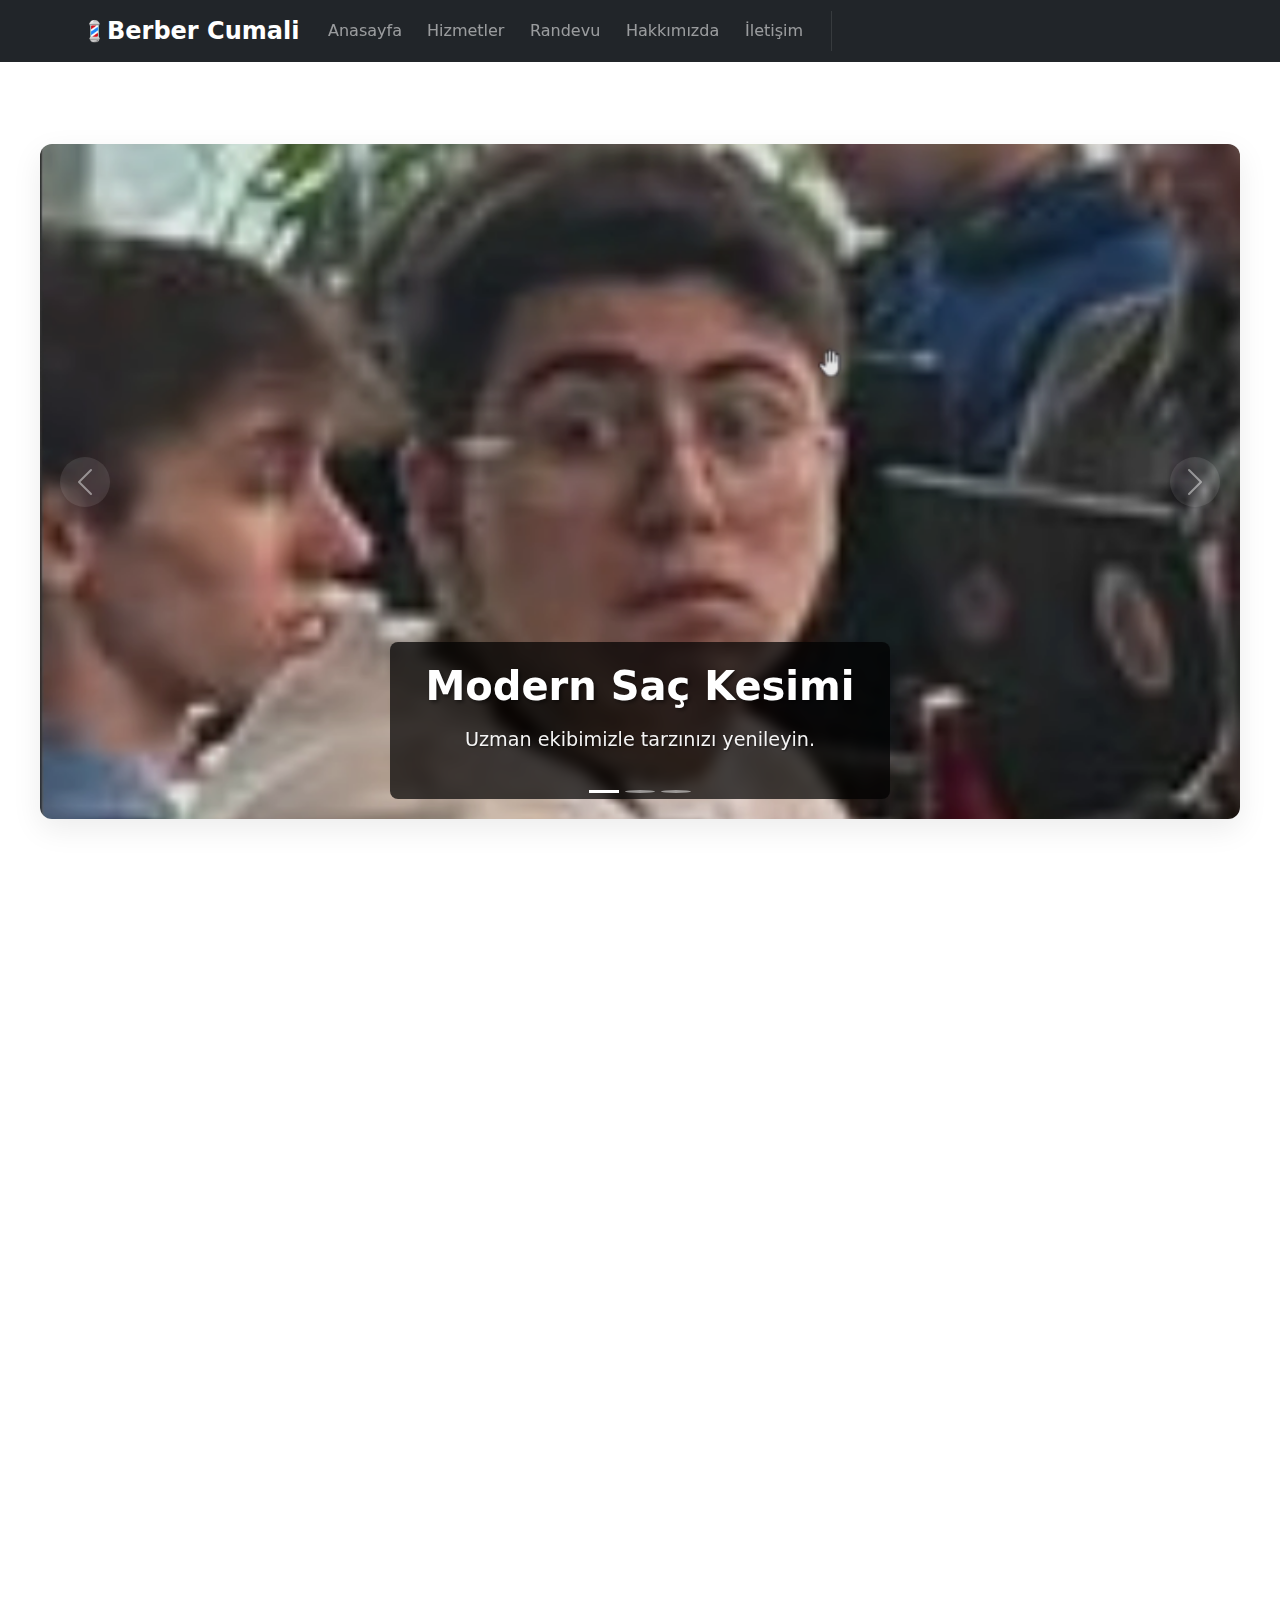
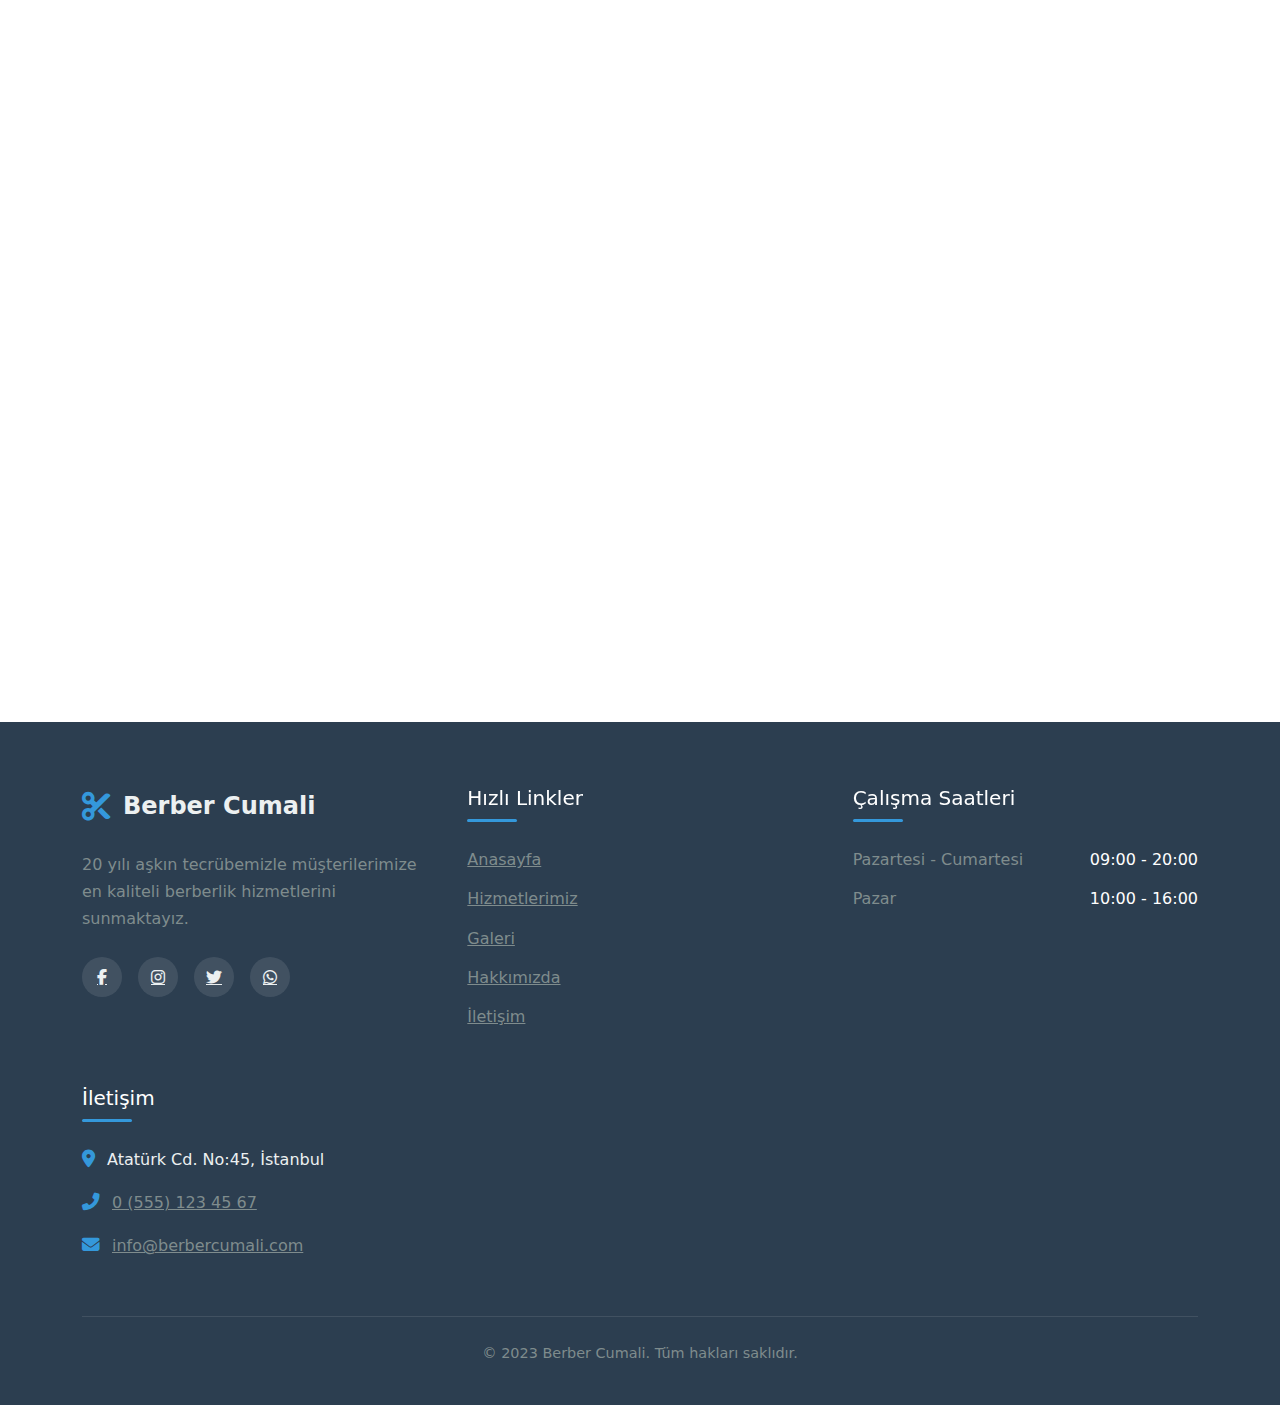
<file: frontend/berber_site/pages/index.html>
<!DOCTYPE html>
<html lang="tr">

<head>
  <meta charset="UTF-8" />
  <meta name="viewport" content="width=device-width, initial-scale=1" />
  <title>Berber Cumali - Anasayfa</title>

  <!-- Bootstrap CSS -->
  <link href="https://cdn.jsdelivr.net/npm/bootstrap@5.3.0/dist/css/bootstrap.min.css" rel="stylesheet" />

  <!-- Animate.css -->
  <link rel="stylesheet" href="https://cdnjs.cloudflare.com/ajax/libs/animate.css/4.1.1/animate.min.css" />

  <!-- AOS CSS -->
  <link href="https://unpkg.com/aos@2.3.1/dist/aos.css" rel="stylesheet" />

  <!-- Google Fonts -->
  <link href="https://fonts.googleapis.com/css2?family=Poppins:wght@300;400;500;600;700&display=swap" rel="stylesheet">

  <!-- Özel CSS -->
  <link rel="stylesheet" href="../assets/css/index.css" />
</head>

<body>
  <!-- HEADER -->
  <div id="header"></div>

  <main class="main-container">
    <!-- CAROUSEL -->
    <div class="carousel-container" data-aos="fade-up">
      <div id="berberCarousel" class="carousel slide carousel-fade shadow-lg rounded" data-bs-ride="carousel"
        data-bs-interval="4500">
        <div class="carousel-indicators">
          <button type="button" data-bs-target="#berberCarousel" data-bs-slide-to="0" class="active" aria-current="true"
            aria-label="Slide 1"></button>
          <button type="button" data-bs-target="#berberCarousel" data-bs-slide-to="1" aria-label="Slide 2"></button>
          <button type="button" data-bs-target="#berberCarousel" data-bs-slide-to="2" aria-label="Slide 3"></button>
        </div>
        <div class="carousel-inner rounded">
          <div class="carousel-item active">
            <div class="carousel-img-container">
              <img src="images/carousel1.png" class="d-block w-100" alt="Modern Saç Kesimi" />
            </div>
            <div class="carousel-caption">
              <h2 class="display-5 fw-bold">Modern Saç Kesimi</h2>
              <p class="lead">Uzman ekibimizle tarzınızı yenileyin.</p>
            </div>
          </div>
          <div class="carousel-item">
            <div class="carousel-img-container">
              <img src="images/carousel2.png" class="d-block w-100" alt="Profesyonel Sakal Tıraşı" />
            </div>
            <div class="carousel-caption">
              <h2 class="display-5 fw-bold">Profesyonel Sakal Tıraşı</h2>
              <p class="lead">Keskin ve özenli tıraş ile fark yaratın.</p>
            </div>
          </div>
          <div class="carousel-item">
            <div class="carousel-img-container">
              <img src="images/carousel3.png" class="d-block w-100" alt="Rahatlatıcı Cilt Bakımı" />
            </div>
            <div class="carousel-caption">
              <h2 class="display-5 fw-bold">Rahatlatıcı Cilt Bakımı</h2>
              <p class="lead">Cildinizi yenileyen özel bakım paketleri.</p>
            </div>
          </div>
        </div>
        <button class="carousel-control-prev" type="button" data-bs-target="#berberCarousel" data-bs-slide="prev">
          <span class="carousel-control-prev-icon" aria-hidden="true"></span>
          <span class="visually-hidden">Önceki</span>
        </button>
        <button class="carousel-control-next" type="button" data-bs-target="#berberCarousel" data-bs-slide="next">
          <span class="carousel-control-next-icon" aria-hidden="true"></span>
          <span class="visually-hidden">Sonraki</span>
        </button>
      </div>
    </div>

    <!-- HIZMETLER -->
    <section class="container mb-5 fade-scroll" data-aos="fade-up" data-aos-delay="100">
      <h2 class="section-title text-center mb-4 animate__animated animate__fadeInDown">
        Hizmetlerimiz
      </h2>
      <div class="row text-center g-4">
        <div class="col-md-4" data-aos="zoom-in" data-aos-delay="200">
          <div class="service-card shadow-sm rounded">
            <div class="service-icon">✂️</div>
            <h5>Profesyonel Saç Kesimi</h5>
            <p>Uzman ekibimizle modern ve tarz saç kesimi.</p>
          </div>
        </div>
        <div class="col-md-4" data-aos="zoom-in" data-aos-delay="300">
          <div class="service-card shadow-sm rounded">
            <div class="service-icon">🪒</div>
            <h5>Özenli Sakal Tıraşı</h5>
            <p>Keskin hatlarla profesyonel tıraş ve bakım.</p>
          </div>
        </div>
        <div class="col-md-4" data-aos="zoom-in" data-aos-delay="400">
          <div class="service-card shadow-sm rounded">
            <div class="service-icon">💆</div>
            <h5>Rahatlatıcı Cilt Bakımı</h5>
            <p>Cildinizi yenileyen ve canlandıran bakım paketi.</p>
          </div>
        </div>
      </div>
    </section>

    <!-- RANDEVU KARTI -->
    <section class="container mb-5 fade-scroll" data-aos="fade-up" data-aos-delay="500">
      <div class="row align-items-center">
        <div class="col-lg-6 mb-4 mb-lg-0 animate__animated animate__fadeInLeft">
          <a href="appointment.html" class="appointment-card text-decoration-none">
            <h3>Randevu Al</h3>
            <p>Tarzınıza tarz katmak için hemen randevunuzu alın.</p>
            <button class="btn btn-primary btn-lg px-4 fw-semibold">
              RANDEVU AL
            </button>
          </a>
        </div>
        <div class="col-lg-6 animate__animated animate__fadeInRight">
          <img src="images/appointment.png" alt="Randevu" class="img-fluid rounded shadow" />
        </div>
      </div>
    </section>

    <!-- BERBER TANITIM -->
    <section class="container mb-5 fade-scroll berber-section" data-aos="fade-up" data-aos-delay="600">
      <div class="row align-items-center">
        <div class="col-md-5 mb-4 mb-md-0 animate__animated animate__fadeInLeft">
          <img src="images/berber-cumali.png" alt="Berber Cumali" class="img-fluid rounded shadow" />
        </div>
        <div class="col-md-7 animate__animated animate__fadeInRight">
          <h2>Berber Cumali</h2>
          <p class="berber-slogan">
            "Her kesimde, sizin tarzınız."<br />
            20+ yıllık deneyimle hizmetinizdeyiz.
          </p>
          <p>
            Profesyonel ekip ve müşteri odaklı hizmet anlayışıyla,
            tarzınıza tarz katıyoruz.
          </p>
        </div>
      </div>
    </section>
  </main>

  <!-- FOOTER -->
  <div id="footer"></div>

  <!-- Bootstrap JS Bundle -->
  <script src="https://cdn.jsdelivr.net/npm/bootstrap@5.3.0/dist/js/bootstrap.bundle.min.js"></script>

  <!-- AOS JS -->
  <script src="https://unpkg.com/aos@2.3.1/dist/aos.js"></script>

  <script>
    // Header yükleme ve başlatma sistemi
    async function initializeHeader() {
      try {
        // 1. Header HTML'ini yükle
        const headerHtml = await (await fetch('header.html')).text();
        document.getElementById('header').innerHTML = headerHtml;

        // 2. Header CSS'ini dinamik olarak ekle
        const headerCss = document.createElement('link');
        headerCss.rel = 'stylesheet';
        headerCss.href = '../assets/css/header.css';
        document.head.appendChild(headerCss);

        // 3. Header JS'ini yükle
        await new Promise((resolve, reject) => {
          const script = document.createElement('script');
          script.src = '../assets/js/Header.js';
          script.onload = resolve;
          script.onerror = reject;
          script.defer = true;
          document.head.appendChild(script);
        });

        // 4. Header'ın tam yüklenmesini bekle
        await waitForHeaderElements();

      } catch (error) {
        console.error('Header başlatma hatası:', error);
      }
    }

    // Gerekli elementler yüklenene kadar bekle
    function waitForHeaderElements() {
      return new Promise((resolve) => {
        const checkInterval = setInterval(() => {
          if (document.getElementById('user-area') &&
            document.querySelector('.navbar-nav')) {
            clearInterval(checkInterval);
            resolve();
          }
        }, 50);
      });
    }

    // Footer yükleme fonksiyonu
    async function initializeFooter() {
      try {
        const footerHtml = await (await fetch('footer.html')).text();
        document.getElementById('footer').innerHTML = footerHtml;

        const footerCss = document.createElement('link');
        footerCss.rel = 'stylesheet';
        footerCss.href = '../assets/css/footer.css';
        document.head.appendChild(footerCss);
      } catch (error) {
        console.error('Footer yükleme hatası:', error);
      }
    }

    // Sayfa başlatma
    async function initializePage() {
      // Önce header ve footer'ı yükle
      await Promise.all([
        initializeHeader(),
        initializeFooter()
      ]);

      // Sonra diğer bağımlı scriptleri çalıştır
      AOS.init({ duration: 1000, once: true });

      // Ekstra kontrol
      if (typeof initHeader === 'function') {
        initHeader();
      }
    }

    // Sayfa yüklendiğinde başlat
    document.addEventListener('DOMContentLoaded', initializePage);

    // Sayfa geçişlerinde (turbo links vs. için)
    document.addEventListener('turbo:load', initializePage);
    window.addEventListener('pageshow', initializePage);
  </script>
</body>

</html>
</file>
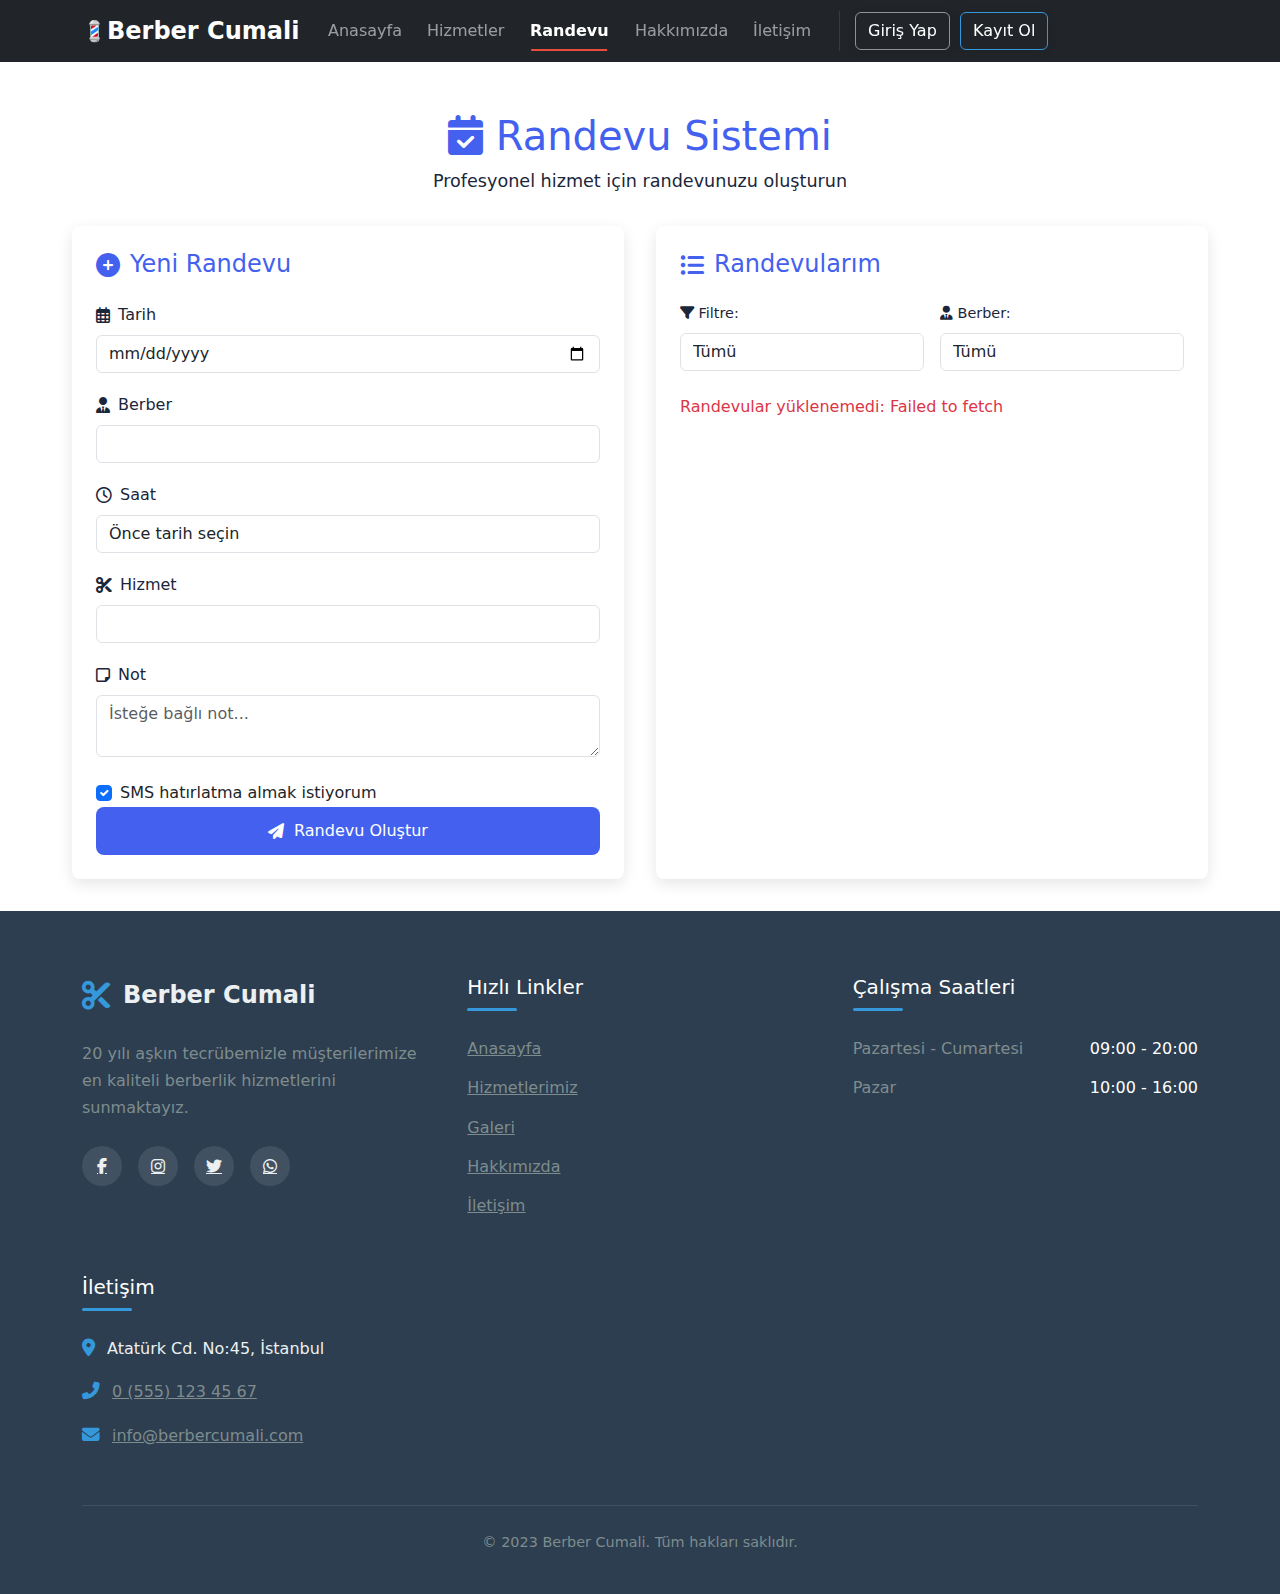
<file: frontend/berber_site/pages/appointment.html>
<!DOCTYPE html>
<html lang="tr">
<head>
    <meta charset="UTF-8">
    <meta name="viewport" content="width=device-width, initial-scale=1.0">
    <title>Premium Randevu | Berber Cumali</title>
    <link href="https://cdn.jsdelivr.net/npm/bootstrap@5.3.0/dist/css/bootstrap.min.css" rel="stylesheet">
    <link rel="stylesheet" href="https://cdnjs.cloudflare.com/ajax/libs/font-awesome/6.4.0/css/all.min.css">
    <link href="https://fonts.googleapis.com/css2?family=Poppins:wght@300;400;500;600;700&display=swap" rel="stylesheet">
    <link rel="stylesheet" href="../assets/css/appointment.css">
</head>
<body>
  <div id="header"></div>
    <div class="appointment-container">
        <!-- Header -->
        <header class="appointment-header">
            <h1><i class="fas fa-calendar-check"></i> Randevu Sistemi</h1>
            <p>Profesyonel hizmet için randevunuzu oluşturun</p>
        </header>

        <!-- Main Content -->
        <main class="appointment-content">
            <!-- Appointment Form -->
            <section class="appointment-form-section">
                <div class="form-card">
                    <h2><i class="fas fa-plus-circle"></i> Yeni Randevu</h2>
                    <form id="randevuForm">
                        <div class="form-group">
                            <label for="tarih"><i class="far fa-calendar-alt"></i> Tarih</label>
                            <input type="date" id="tarih" class="form-control" required>
                        </div>
                        
                        <div class="form-group">
                            <label for="berber"><i class="fas fa-user-tie"></i> Berber</label>
                            <select id="berber" class="form-control" required>
                                <option value="" disabled selected>Seçiniz</option>
                            </select>
                        </div>
                        
                        <div class="form-group">
                            <label for="saat"><i class="far fa-clock"></i> Saat</label>
                            <select id="saat" class="form-control" required>
                                <option value="" disabled selected>Önce tarih seçin</option>
                            </select>
                        </div>
                        
                        <div class="form-group">
                            <label for="hizmet"><i class="fas fa-cut"></i> Hizmet</label>
                            <select id="hizmet" class="form-control" required>
                                <option value="" disabled selected>Seçiniz</option>
                            </select>
                        </div>
                        
                        <div class="form-group">
                            <label for="not"><i class="far fa-sticky-note"></i> Not</label>
                            <textarea id="not" class="form-control" rows="2" placeholder="İsteğe bağlı not..."></textarea>
                        </div>
                        
                        <div class="form-check">
                            <input type="checkbox" id="smsHatirlatma" class="form-check-input" checked>
                            <label for="smsHatirlatma" class="form-check-label">SMS hatırlatma almak istiyorum</label>
                        </div>
                        
                        <button type="submit" class="btn-submit">
                            <i class="fas fa-paper-plane"></i> Randevu Oluştur
                        </button>
                    </form>
                </div>
            </section>

            <!-- Appointments List -->
            <section class="appointment-list-section">
                <div class="list-card">
                    <div class="list-header">
                        <h2><i class="fas fa-list-ul"></i> Randevularım</h2>
                        <div class="filters">
                            <div class="filter-group">
                                <label for="filterRandevu"><i class="fas fa-filter"></i> Filtre:</label>
                                <select id="filterRandevu" class="form-control">
                                    <option value="all">Tümü</option>
                                    <option value="gelecek">Gelecek</option>
                                    <option value="gecmis">Geçmiş</option>
                                    <option value="iptal">İptal</option>
                                </select>
                            </div>
                            <div class="filter-group">
                                <label for="filterBerber"><i class="fas fa-user-tie"></i> Berber:</label>
                                <select id="filterBerber" class="form-control">
                                    <option value="all">Tümü</option>
                                </select>
                            </div>
                        </div>
                    </div>
                    
                    <div id="randevuListesi" class="appointment-list">
                        <!-- Dynamic content will be loaded here -->
                        <div class="empty-state">
                            <i class="far fa-calendar-check"></i>
                            <p>Henüz randevunuz bulunmamaktadır</p>
                        </div>
                    </div>
                </div>
            </section>
        </main>
    </div>
<div id="footer"></div>
    <script src="https://cdn.jsdelivr.net/npm/bootstrap@5.3.0/dist/js/bootstrap.bundle.min.js"></script>
    <script src="../assets/js/Appointment.js"></script>
 <script>
    // Header yükleme ve başlatma sistemi
    async function initializeHeader() {
      try {
        // 1. Header HTML'ini yükle
        const headerHtml = await (await fetch('header.html')).text();
        document.getElementById('header').innerHTML = headerHtml;

        // 2. Header CSS'ini dinamik olarak ekle
        const headerCss = document.createElement('link');
        headerCss.rel = 'stylesheet';
        headerCss.href = '../assets/css/header.css';
        document.head.appendChild(headerCss);

        // 3. Header JS'ini yükle
        await new Promise((resolve, reject) => {
          const script = document.createElement('script');
          script.src = '../assets/js/Header.js';
          script.onload = resolve;
          script.onerror = reject;
          script.defer = true;
          document.head.appendChild(script);
        });

        // 4. Header'ın tam yüklenmesini bekle
        await waitForHeaderElements();

      } catch (error) {
        console.error('Header başlatma hatası:', error);
      }
    }

    // Gerekli elementler yüklenene kadar bekle
    function waitForHeaderElements() {
      return new Promise((resolve) => {
        const checkInterval = setInterval(() => {
          if (document.getElementById('user-area') &&
            document.querySelector('.navbar-nav')) {
            clearInterval(checkInterval);
            resolve();
          }
        }, 50);
      });
    }

    // Footer yükleme fonksiyonu
    async function initializeFooter() {
      try {
        const footerHtml = await (await fetch('footer.html')).text();
        document.getElementById('footer').innerHTML = footerHtml;

        const footerCss = document.createElement('link');
        footerCss.rel = 'stylesheet';
        footerCss.href = '../assets/css/footer.css';
        document.head.appendChild(footerCss);
      } catch (error) {
        console.error('Footer yükleme hatası:', error);
      }
    }

    // Sayfa başlatma
    async function initializePage() {
      // Önce header ve footer'ı yükle
      await Promise.all([
        initializeHeader(),
        initializeFooter()
      ]);

      // Sonra diğer bağımlı scriptleri çalıştır
      AOS.init({ duration: 1000, once: true });

      // Ekstra kontrol
      if (typeof initHeader === 'function') {
        initHeader();
      }
    }

    // Sayfa yüklendiğinde başlat
    document.addEventListener('DOMContentLoaded', initializePage);

    // Sayfa geçişlerinde (turbo links vs. için)
    document.addEventListener('turbo:load', initializePage);
    window.addEventListener('pageshow', initializePage);
  </script>
</body>

</html>
</file>
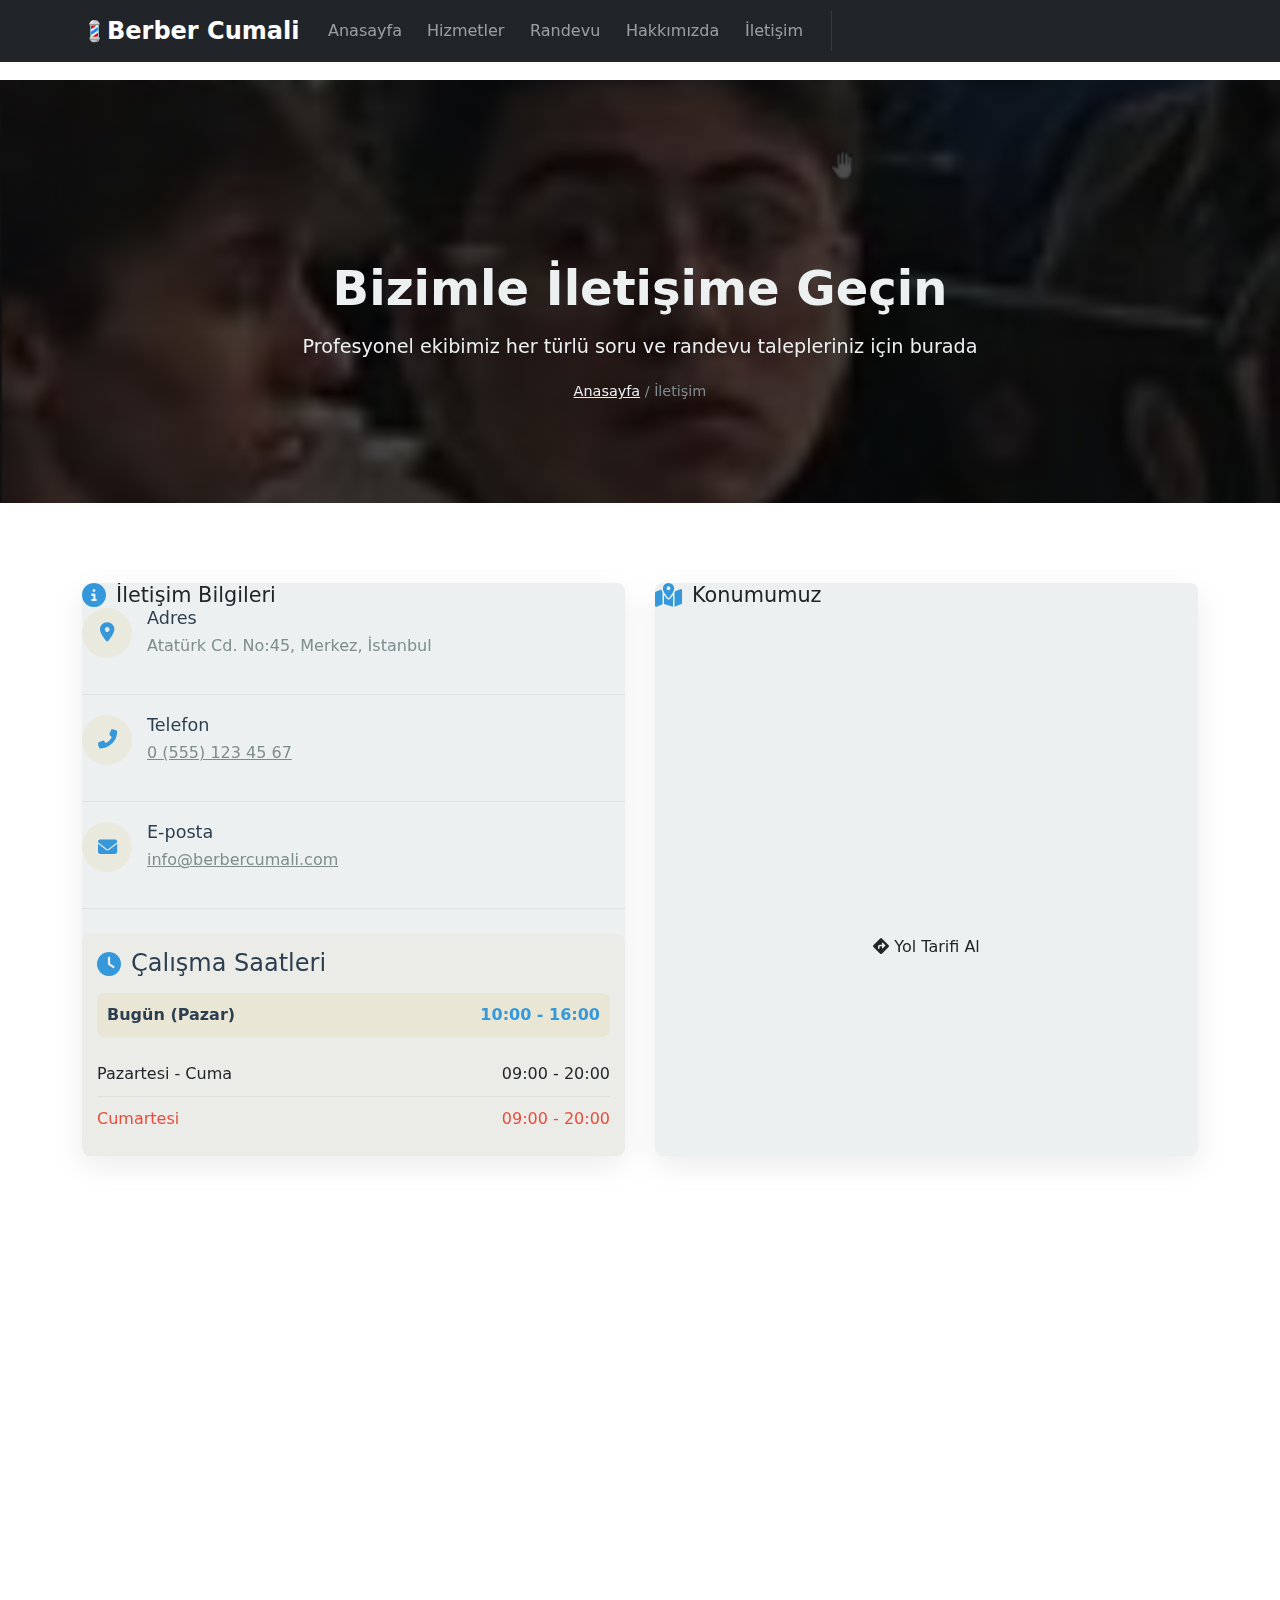
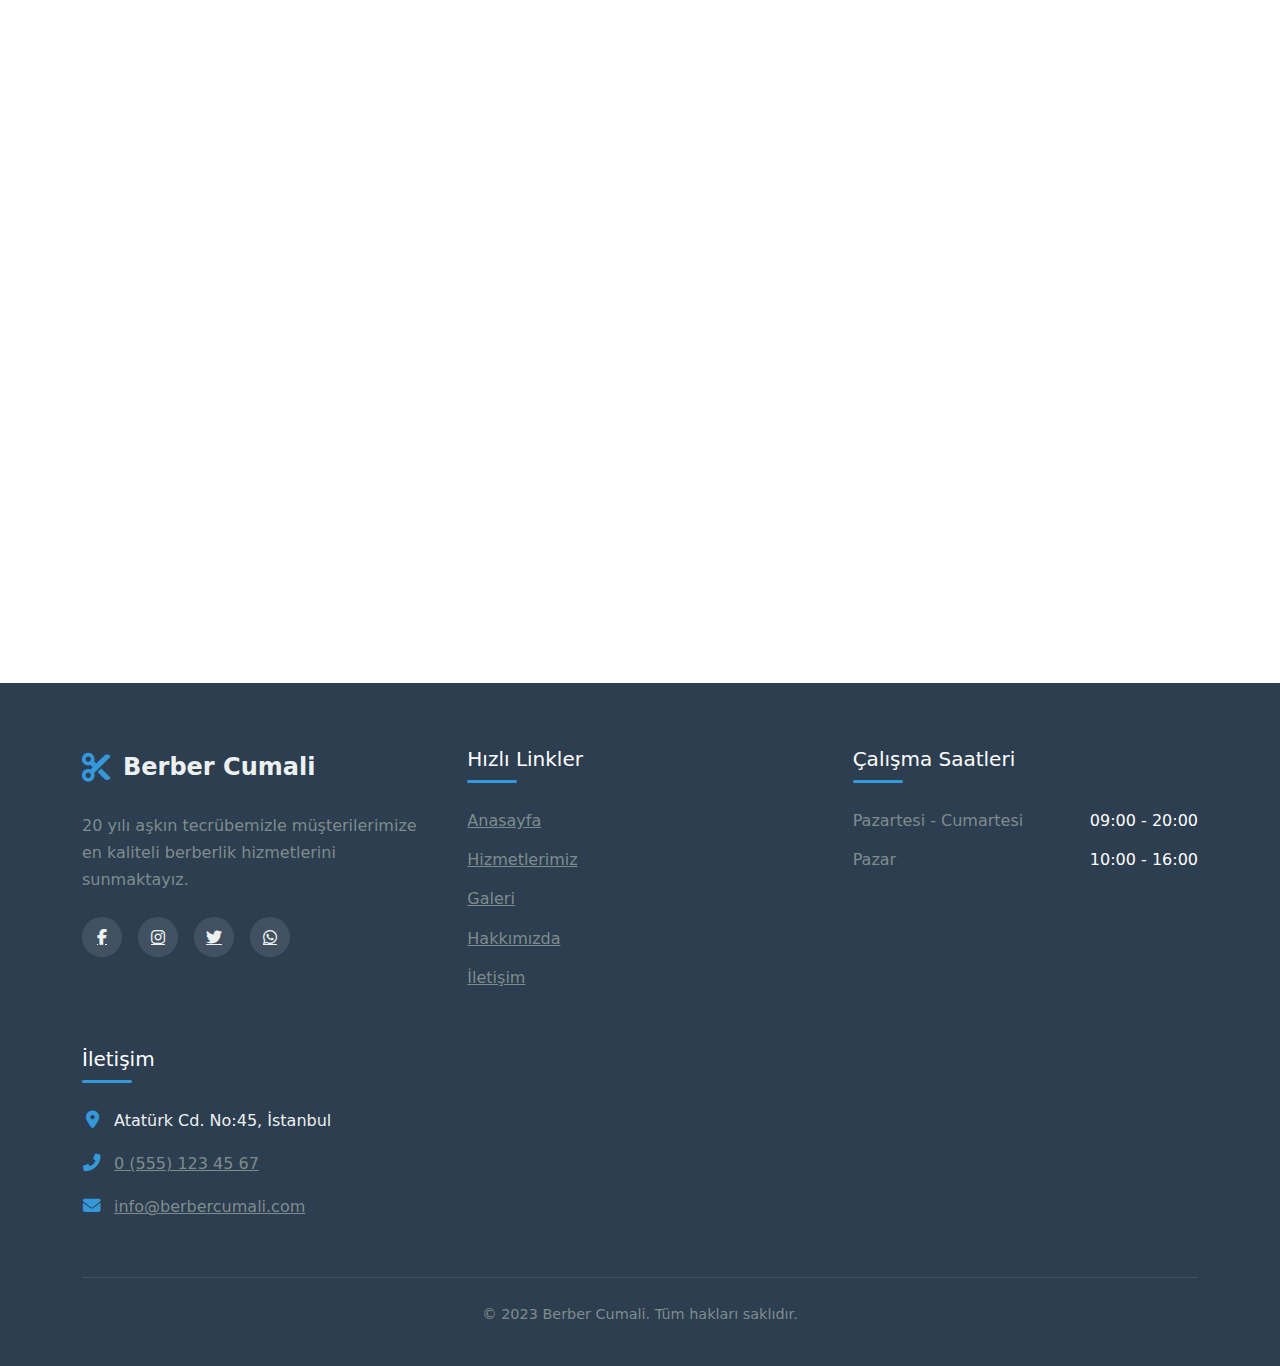
<file: frontend/berber_site/pages/contact.html>
<!DOCTYPE html>
<html lang="tr">
<head>
  <meta charset="UTF-8" />
  <meta name="viewport" content="width=device-width, initial-scale=1.0" />
  <title>İletişim | Berber Cumali</title>
  
  <!-- Font Awesome -->
  <link rel="stylesheet" href="https://cdnjs.cloudflare.com/ajax/libs/font-awesome/6.4.0/css/all.min.css" />
  
  <!-- Google Fonts -->
  <link href="https://fonts.googleapis.com/css2?family=Poppins:wght@300;400;500;600;700&display=swap" rel="stylesheet" />
  
  <!-- AOS Animation -->
  <link href="https://unpkg.com/aos@2.3.1/dist/aos.css" rel="stylesheet" />
  
  <link rel="stylesheet" href="../assets/css/contact.css" />
</head>
<body>
  <div id="header"></div>

  <!-- Hero Section -->
  <section class="contact-hero">
    <div class="container">
      <div class="hero-content" data-aos="fade-up">
        <h1>Bizimle İletişime Geçin</h1>
        <p>Profesyonel ekibimiz her türlü soru ve randevu talepleriniz için burada</p>
        <div class="hero-breadcrumb">
          <a href="index.html">Anasayfa</a> / <span>İletişim</span>
        </div>
      </div>
    </div>
  </section>

  <!-- Contact Main Section -->
  <main class="contact-main">
    <div class="container">
      <div class="contact-grid">
        <!-- Contact Info Card -->
        <div class="contact-info-card" data-aos="fade-right">
          <div class="card-header">
            <i class="fas fa-info-circle"></i>
            <h3>İletişim Bilgileri</h3>
          </div>
          <div class="card-body">
            <div class="contact-info-item">
              <div class="info-icon">
                <i class="fas fa-map-marker-alt"></i>
              </div>
              <div class="info-content">
                <h4>Adres</h4>
                <p>Atatürk Cd. No:45, Merkez, İstanbul</p>
              </div>
            </div>
            
            <div class="contact-info-item">
              <div class="info-icon">
                <i class="fas fa-phone-alt"></i>
              </div>
              <div class="info-content">
                <h4>Telefon</h4>
                <p><a href="tel:+905551234567">0 (555) 123 45 67</a></p>
              </div>
            </div>
            
            <div class="contact-info-item">
              <div class="info-icon">
                <i class="fas fa-envelope"></i>
              </div>
              <div class="info-content">
                <h4>E-posta</h4>
                <p><a href="mailto:info@berbercumali.com">info@berbercumali.com</a></p>
              </div>
            </div>
            
            <div class="working-hours">
              <h4><i class="fas fa-clock"></i> Çalışma Saatleri</h4>
              <div class="hours-row">
                <span>Pazartesi - Cumartesi</span>
                <span>09:00 - 20:00</span>
              </div>
            </div>
          </div>
        </div>

        <!-- Map Card -->
        <div class="map-card" data-aos="fade-left">
          <div class="card-header">
            <i class="fas fa-map-marked-alt"></i>
            <h3>Konumumuz</h3>
          </div>
          <div class="card-body">
            <div class="map-container">
              <iframe src="https://www.google.com/maps/embed?pb=!1m18!1m12!1m3!1d3010.279637145691!2d28.97885831572544!3d41.00846292788295!2m3!1f0!2f0!3f0!3m2!1i1024!2i768!4f13.1!3m3!1m2!1s0x14cab9eb9d587135%3A0x8aa0bb6b1dd6ffb7!2zVGFrc2ltIE1leWRhbsSxLCDFnmVoaXQgTXVodGFyLCAzNDQzNSBCZXlvxJ9sdS_EsHN0YW5idWw!5e0!3m2!1str!2str!4v1623256789013!5m2!1str!2str" 
                width="100%" height="100%" style="border:0;" allowfullscreen="" loading="lazy"></iframe>
            </div>
            <div class="location-actions">
              <a href="https://maps.google.com?q=Berber+Cumali" target="_blank" class="btn btn-outline">
                <i class="fas fa-directions"></i> Yol Tarifi Al
              </a>
            </div>
          </div>
        </div>
      </div>

      <!-- Contact Form Section -->
      <div class="contact-form-section" data-aos="fade-up">
        <div class="section-header">
          <h2>Mesaj Gönderin</h2>
          <p>Randevu, soru veya önerileriniz için bize ulaşın</p>
        </div>
        
        <form id="contactForm" class="contact-form">
          <div class="form-row">
            <div class="form-group">
              <label for="name">Adınız Soyadınız</label>
              <div class="input-with-icon">
                <i class="fas fa-user"></i>
                <input type="text" id="name" name="name" placeholder="Ad Soyad" required>
              </div>
            </div>
            
            <div class="form-group">
              <label for="phone">Telefon Numaranız</label>
              <div class="input-with-icon">
                <i class="fas fa-phone-alt"></i>
                <input type="tel" id="phone" name="phone" placeholder="5__ ___ __ __" required>
              </div>
            </div>
          </div>
          
          <div class="form-group">
            <label for="email">E-posta Adresiniz</label>
            <div class="input-with-icon">
              <i class="fas fa-envelope"></i>
              <input type="email" id="email" name="email" placeholder="email@example.com" required>
            </div>
          </div>
          
          <div class="form-group">
            <label for="message">Mesajınız</label>
            <div class="input-with-icon">
              <i class="fas fa-comment-alt"></i>
              <textarea id="message" name="message" rows="5" placeholder="Mesajınızı buraya yazın..." required></textarea>
            </div>
          </div>
          
          <div class="form-submit">
            <button type="submit" class="btn btn-primary btn-block">
              <i class="fas fa-paper-plane"></i> Mesajı Gönder
            </button>
          </div>
        </form>
      </div>
    </div>
  </main>

  <!-- Call to Action -->
  <section class="cta-section" data-aos="zoom-in">
    <div class="container">
      <div class="cta-content">
        <h2>Hemen Randevu Alın</h2>
        <p>Profesyonel ekibimizle tanışmak için hemen randevunuzu oluşturun</p>
        <a href="tel:+905551234567" class="btn btn-light">
          <i class="fas fa-phone-alt"></i> 0 (555) 123 45 67
        </a>
      </div>
    </div>
  </section>


  <!-- Back to Top Button -->
  <a href="#" class="back-to-top" id="backToTop">
    <i class="fas fa-arrow-up"></i>
  </a>
  <div id="footer"></div>

  <!-- Scripts -->
  <script src="https://unpkg.com/aos@2.3.1/dist/aos.js"></script>
  <script src="../assets/js/Contact.js"></script>
  <script src="../assets/js/WorkingHour.js"></script>
   <script>
    // Header yükleme ve başlatma sistemi
    async function initializeHeader() {
      try {
        // 1. Header HTML'ini yükle
        const headerHtml = await (await fetch('header.html')).text();
        document.getElementById('header').innerHTML = headerHtml;

        // 2. Header CSS'ini dinamik olarak ekle
        const headerCss = document.createElement('link');
        headerCss.rel = 'stylesheet';
        headerCss.href = '../assets/css/header.css';
        document.head.appendChild(headerCss);

        // 3. Header JS'ini yükle
        await new Promise((resolve, reject) => {
          const script = document.createElement('script');
          script.src = '../assets/js/Header.js';
          script.onload = resolve;
          script.onerror = reject;
          script.defer = true;
          document.head.appendChild(script);
        });

        // 4. Header'ın tam yüklenmesini bekle
        await waitForHeaderElements();

      } catch (error) {
        console.error('Header başlatma hatası:', error);
      }
    }

    // Gerekli elementler yüklenene kadar bekle
    function waitForHeaderElements() {
      return new Promise((resolve) => {
        const checkInterval = setInterval(() => {
          if (document.getElementById('user-area') &&
            document.querySelector('.navbar-nav')) {
            clearInterval(checkInterval);
            resolve();
          }
        }, 50);
      });
    }

    // Footer yükleme fonksiyonu
    async function initializeFooter() {
      try {
        const footerHtml = await (await fetch('footer.html')).text();
        document.getElementById('footer').innerHTML = footerHtml;

        const footerCss = document.createElement('link');
        footerCss.rel = 'stylesheet';
        footerCss.href = '../assets/css/footer.css';
        document.head.appendChild(footerCss);
      } catch (error) {
        console.error('Footer yükleme hatası:', error);
      }
    }

    // Sayfa başlatma
    async function initializePage() {
      // Önce header ve footer'ı yükle
      await Promise.all([
        initializeHeader(),
        initializeFooter()
      ]);

      // Sonra diğer bağımlı scriptleri çalıştır
      AOS.init({ duration: 1000, once: true });

      // Ekstra kontrol
      if (typeof initHeader === 'function') {
        initHeader();
      }
    }

    // Sayfa yüklendiğinde başlat
    document.addEventListener('DOMContentLoaded', initializePage);

    // Sayfa geçişlerinde (turbo links vs. için)
    document.addEventListener('turbo:load', initializePage);
    window.addEventListener('pageshow', initializePage);
  </script>
</body>
</html>
</file>
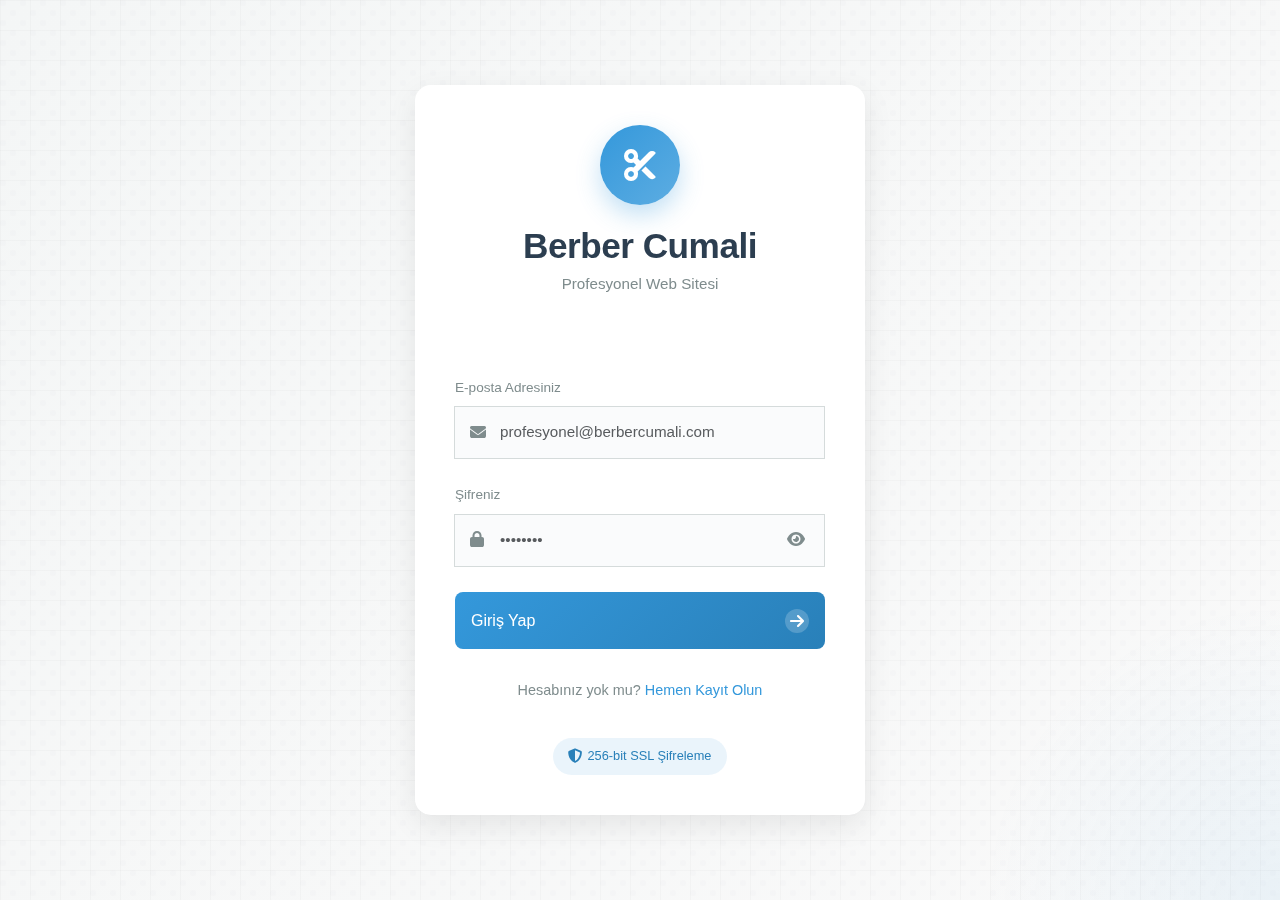
<file: frontend/berber_site/pages/login.html>
<!DOCTYPE html>
<html lang="tr">
<head>
    <meta charset="UTF-8">
    <meta name="viewport" content="width=device-width, initial-scale=1.0">
    <title>Giriş Yap | Berber Cumali</title>
    <link href="https://cdn.jsdelivr.net/npm/bootstrap@5.3.0/dist/css/bootstrap.min.css" rel="stylesheet">
    <link rel="stylesheet" href="https://cdnjs.cloudflare.com/ajax/libs/animate.css/4.1.1/animate.min.css">
    <link rel="stylesheet" href="https://cdnjs.cloudflare.com/ajax/libs/font-awesome/6.4.0/css/all.min.css">
    <link href="https://unpkg.com/aos@2.3.1/dist/aos.css" rel="stylesheet">
    <link rel="stylesheet" href="../assets/css/login.css">
</head>
<body class="auth-page">
    <div class="auth-background">
        <div class="auth-particles"></div>
        <div class="auth-grid-pattern"></div>
        <div class="auth-corner-shape"></div>
    </div>
    
    <div class="auth-container-wrapper">
        <div class="auth-container" data-aos="fade-up">
            <div class="auth-header">
                <div class="auth-logo">
                    <div class="logo-icon">
                        <i class="fas fa-cut"></i>
                    </div>
                    <h1>Berber Cumali</h1>
                    <p>Profesyonel Web Sitesi</p>
                </div>
            </div>
            
            <div class="auth-body">
                <form id="loginForm" class="auth-form">
                    <div class="form-group">
                        <label for="loginEmail">E-posta Adresiniz</label>
                        <div class="input-group">
                            <div class="input-icon">
                                <i class="fas fa-envelope"></i>
                            </div>
                            <input type="email" id="loginEmail" class="form-control" placeholder="profesyonel@berbercumali.com" required>
                            <div class="input-underline"></div>
                        </div>
                    </div>
                    
                    <div class="form-group">
                        <label for="loginPassword">Şifreniz</label>
                        <div class="input-group">
                            <div class="input-icon">
                                <i class="fas fa-lock"></i>
                            </div>
                            <input type="password" id="loginPassword" class="form-control" placeholder="••••••••" required>
                            <div class="input-underline"></div>
                            <button type="button" class="password-toggle">
                                <i class="fas fa-eye"></i>
                            </button>
                        </div>
                    </div>
                    
                    <button type="submit" class="auth-button">
                        <span class="button-text">Giriş Yap</span>
                        <span class="button-icon">
                            <i class="fas fa-arrow-right"></i>
                        </span>
                        <span class="button-loader">
                            <i class="fas fa-spinner fa-spin"></i>
                        </span>
                    </button>
                </form>
                
                <div class="auth-footer">
                    <p>Hesabınız yok mu? <a href="register.html" class="register-link">Hemen Kayıt Olun</a></p>
                    <div class="security-badge">
                        <i class="fas fa-shield-alt"></i>
                        <span>256-bit SSL Şifreleme</span>
                    </div>
                </div>
            </div>
        </div>
    </div>

    <script src="https://cdn.jsdelivr.net/npm/bootstrap@5.3.0/dist/js/bootstrap.bundle.min.js"></script>
    <script src="https://unpkg.com/aos@2.3.1/dist/aos.js"></script>
    <script src="../assets/js/Login.js"></script>
</body>
</html>
</file>
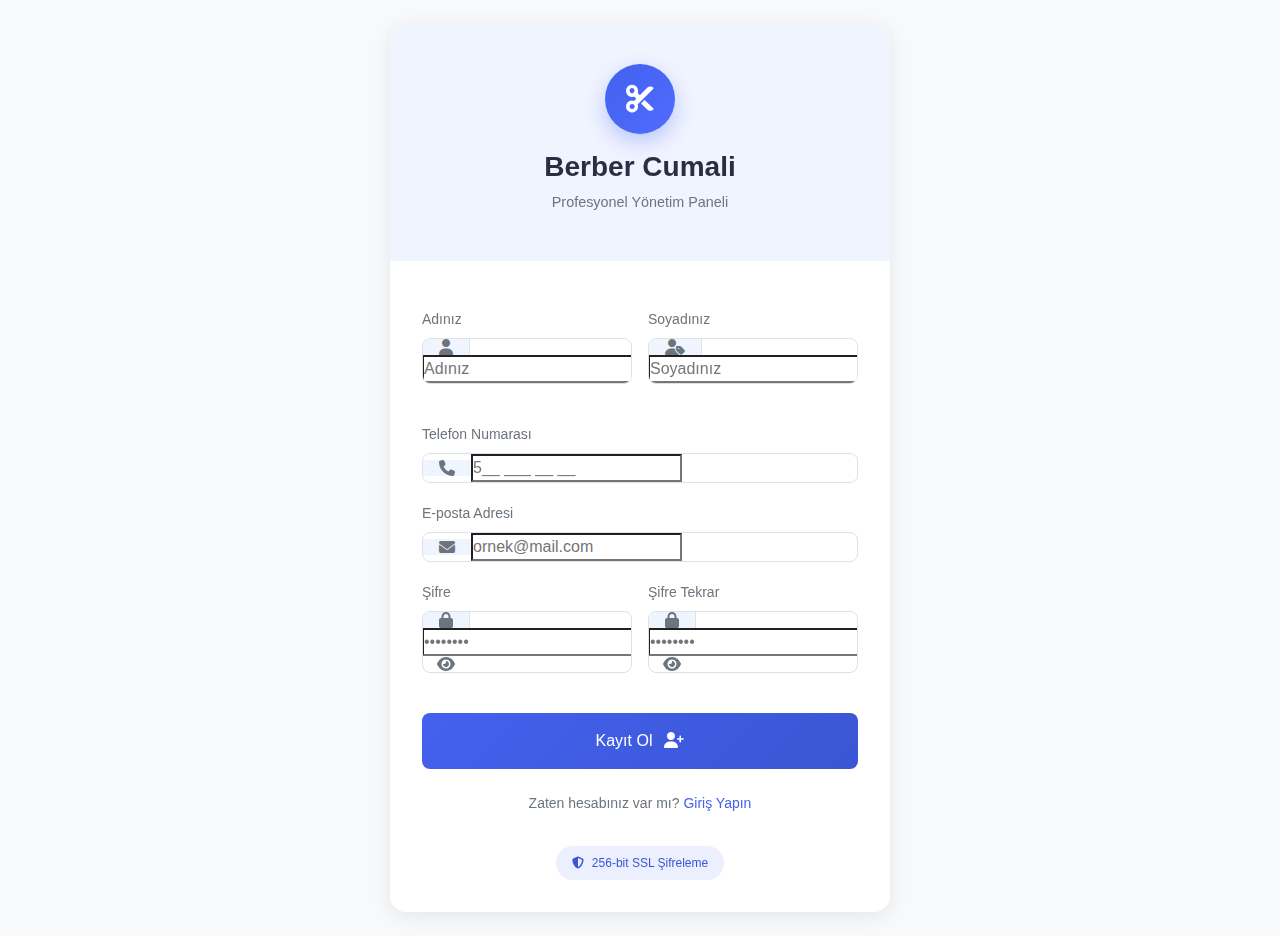
<file: frontend/berber_site/pages/register.html>
<!DOCTYPE html>
<html lang="tr">
<head>
    <meta charset="UTF-8">
    <meta name="viewport" content="width=device-width, initial-scale=1.0">
    <title>Kayıt Ol | Berber Cumali</title>
    <link href="https://cdn.jsdelivr.net/npm/bootstrap@5.3.0/dist/css/bootstrap.min.css" rel="stylesheet">
    <link rel="stylesheet" href="https://cdnjs.cloudflare.com/ajax/libs/animate.css/4.1.1/animate.min.css">
    <link rel="stylesheet" href="https://cdnjs.cloudflare.com/ajax/libs/font-awesome/6.4.0/css/all.min.css">
    <link href="https://unpkg.com/aos@2.3.1/dist/aos.css" rel="stylesheet">
    <link rel="stylesheet" href="../assets/css/register.css">
</head>
<body class="auth-page">
    <div class="auth-background">
        <div class="auth-particles"></div>
        <div class="auth-grid-pattern"></div>
        <div class="auth-corner-shape"></div>
    </div>
    
    <div class="auth-container-wrapper">
        <div class="auth-container" data-aos="fade-up">
            <div class="auth-header">
                <div class="auth-logo">
                    <div class="logo-icon">
                        <i class="fas fa-cut"></i>
                    </div>
                    <h1>Berber Cumali</h1>
                    <p>Profesyonel Yönetim Paneli</p>
                </div>
            </div>
            
            <div class="auth-body">
                <form id="registerForm" class="auth-form">
                    <div class="form-row">
                        <div class="form-group col-md-6">
                            <label for="registerFirstName">Adınız</label>
                            <div class="input-group">
                                <div class="input-icon">
                                    <i class="fas fa-user"></i>
                                </div>
                                <input type="text" id="registerFirstName" placeholder="Adınız" required>
                                <div class="input-underline"></div>
                            </div>
                        </div>
                        <div class="form-group col-md-6">
                            <label for="registerLastName">Soyadınız</label>
                            <div class="input-group">
                                <div class="input-icon">
                                    <i class="fas fa-user-tag"></i>
                                </div>
                                <input type="text" id="registerLastName" placeholder="Soyadınız" required>
                                <div class="input-underline"></div>
                            </div>
                        </div>
                    </div>
                    
                    <div class="form-group">
                        <label for="registerPhoneNumber">Telefon Numarası</label>
                        <div class="input-group">
                            <div class="input-icon">
                                <i class="fas fa-phone"></i>
                            </div>
                            <input type="tel" id="registerPhoneNumber" placeholder="5__ ___ __ __" required>
                            <div class="input-underline"></div>
                        </div>
                    </div>
                    
                    <div class="form-group">
                        <label for="registerEmail">E-posta Adresi</label>
                        <div class="input-group">
                            <div class="input-icon">
                                <i class="fas fa-envelope"></i>
                            </div>
                            <input type="email" id="registerEmail" placeholder="ornek@mail.com" required>
                            <div class="input-underline"></div>
                        </div>
                    </div>
                    
                    <div class="form-row">
                        <div class="form-group col-md-6">
                            <label for="registerPassword">Şifre</label>
                            <div class="input-group">
                                <div class="input-icon">
                                    <i class="fas fa-lock"></i>
                                </div>
                                <input type="password" id="registerPassword" placeholder="••••••••" required>
                                <div class="input-underline"></div>
                                <button type="button" class="password-toggle">
                                    <i class="fas fa-eye"></i>
                                </button>
                            </div>
                        </div>
                        <div class="form-group col-md-6">
                            <label for="registerPasswordConfirm">Şifre Tekrar</label>
                            <div class="input-group">
                                <div class="input-icon">
                                    <i class="fas fa-lock"></i>
                                </div>
                                <input type="password" id="registerPasswordConfirm" placeholder="••••••••" required>
                                <div class="input-underline"></div>
                                <button type="button" class="password-toggle">
                                    <i class="fas fa-eye"></i>
                                </button>
                            </div>
                        </div>
                    </div>
                    
                    <button type="submit" class="auth-button">
                        <span class="button-text">Kayıt Ol</span>
                        <span class="button-icon">
                            <i class="fas fa-user-plus"></i>
                        </span>
                        <span class="button-loader">
                            <i class="fas fa-spinner fa-spin"></i>
                        </span>
                    </button>
                </form>
                
                <div class="auth-footer">
                    <p>Zaten hesabınız var mı? <a href="login.html" class="login-link">Giriş Yapın</a></p>
                    <div class="security-badge">
                        <i class="fas fa-shield-alt"></i>
                        <span>256-bit SSL Şifreleme</span>
                    </div>
                </div>
            </div>
        </div>
    </div>

    <script src="https://cdn.jsdelivr.net/npm/bootstrap@5.3.0/dist/js/bootstrap.bundle.min.js"></script>
    <script src="https://unpkg.com/aos@2.3.1/dist/aos.js"></script>
    <script src="../assets/js/Register.js"></script>
</body>
</html>
</file>
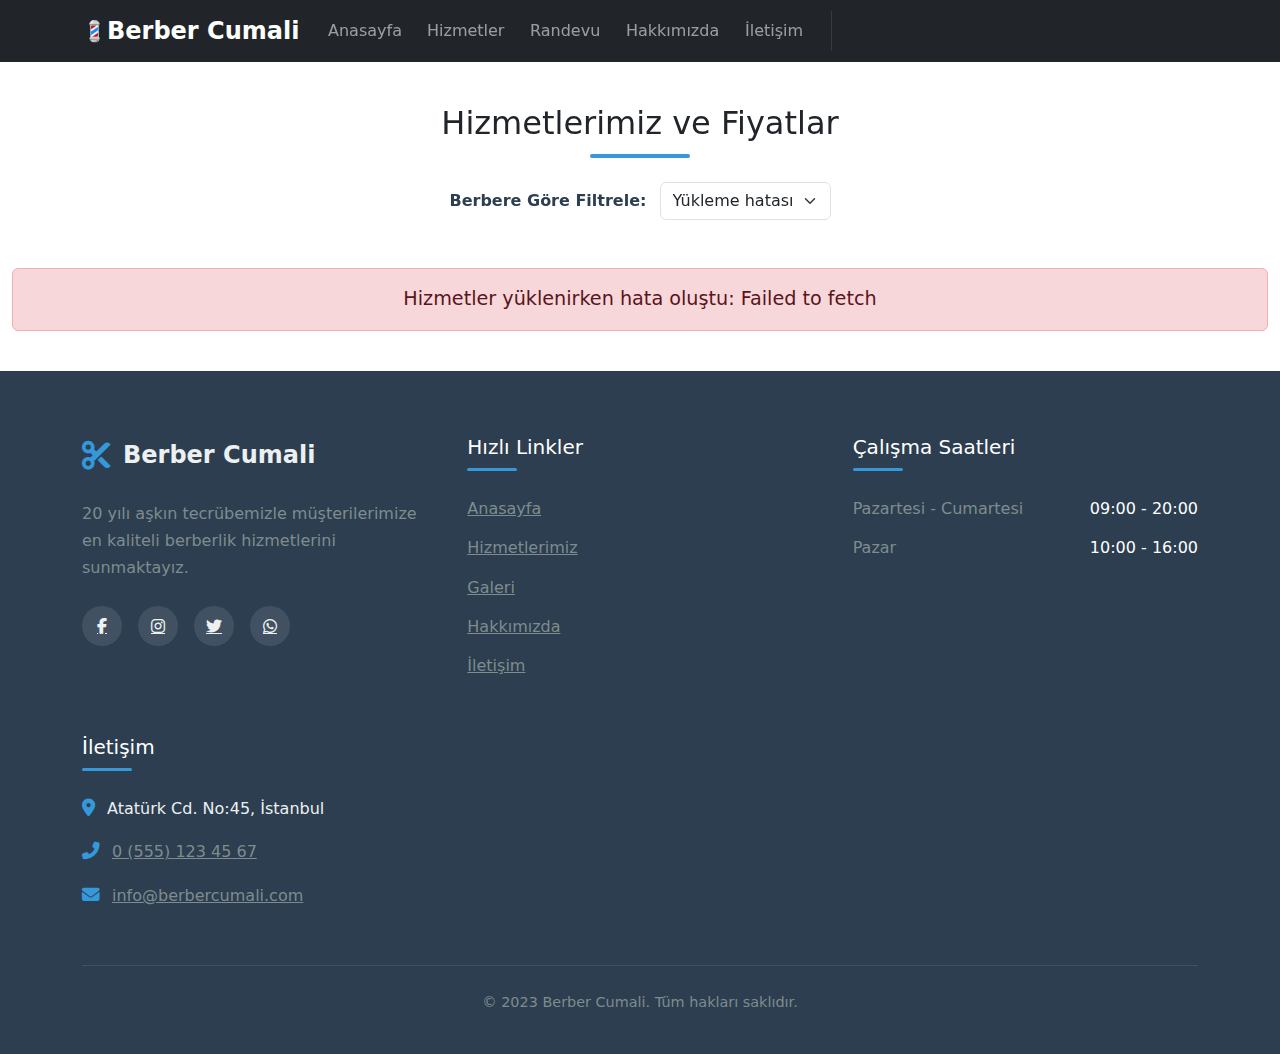
<file: frontend/berber_site/pages/services.html>
<!DOCTYPE html>
<html lang="tr">

<head>
  <meta charset="UTF-8" />
  <meta name="viewport" content="width=device-width, initial-scale=1" />
  <title>Berber Cumali - Hizmetler</title>
  <link href="https://cdn.jsdelivr.net/npm/bootstrap@5.3.0/dist/css/bootstrap.min.css" rel="stylesheet" />
  <link href="https://cdn.jsdelivr.net/npm/aos@2.3.4/dist/aos.css" rel="stylesheet" />
  <link href="../assets/css/services.css" rel="stylesheet" />
  <style>
    /* Acil yükleme için minimal kritik CSS */
    #loading-spinner {
      display: flex;
      justify-content: center;
      padding: 3rem 0;
    }
  </style>
</head>

<body>
  <!-- Header -->
  <div id="header-placeholder"></div>

  <!-- Ana İçerik -->
  <div class="container-fluid py-4">
    <section class="services-list" data-aos="fade-up">
      <h2 class="mb-4">Hizmetlerimiz ve Fiyatlar</h2>

      <div class="filter-container mb-5 text-center">
        <label for="barber-filter" class="me-2 fw-semibold">Berbere Göre Filtrele:</label>
        <select id="barber-filter" class="form-select d-inline-block w-auto">
          <option value="all">Tüm Berberler</option>
        </select>
      </div>

      <div id="services-container">
        <!-- Yükleme göstergesi -->
        <div id="loading-spinner" class="text-center py-5">
          <div class="spinner-border text-primary" role="status">
            <span class="visually-hidden">Yükleniyor...</span>
          </div>
        </div>
        <!-- Hizmetler buraya yüklenecek -->
      </div>
    </section>
  </div>

  <!-- Footer -->
  <div id="footer-placeholder"></div>

  <!-- Scriptler -->
  <script src="https://cdn.jsdelivr.net/npm/bootstrap@5.3.0/dist/js/bootstrap.bundle.min.js"></script>
  <script src="https://cdn.jsdelivr.net/npm/aos@2.3.4/dist/aos.js"></script>

  <script>
    // AOS Animasyonları
    AOS.init({
      duration: 800,
      easing: 'ease-in-out',
      once: true,
      offset: 50
    });

    // Geliştirilmiş Header ve footer yükleme fonksiyonu
    const loadComponent = async (id, url) => {
      try {
        const res = await fetch(url);
        if (!res.ok) throw new Error(`${url} yüklenemedi`);
        
        const element = document.getElementById(id);
        if (!element) throw new Error(`${id} elementi bulunamadı`);
        
        element.innerHTML = await res.text();
        
        // Header yüklenmişse CSS ve JS'ini ekle
        if (id === 'header-placeholder') {
          await loadDependencies('../assets/css/header.css', '../assets/js/Header.js');
        }
        // Footer yüklenmişse CSS'ini ekle
        else if (id === 'footer-placeholder') {
          await loadDependencies('../assets/css/footer.css');
        }
        
      } catch (error) {
        console.error(error);
        const element = document.getElementById(id);
        if (element) {
          element.innerHTML = `
            <div class="alert alert-danger m-3">${id.replace('-placeholder', '')} yüklenirken hata oluştu</div>
          `;
        }
      }
    };

    // Bağımlılıkları yükle (CSS/JS)
    const loadDependencies = async (...resources) => {
      for (const resource of resources) {
        try {
          if (resource.endsWith('.css')) {
            const link = document.createElement('link');
            link.rel = 'stylesheet';
            link.href = resource;
            document.head.appendChild(link);
          } 
          else if (resource.endsWith('.js')) {
            await new Promise((resolve, reject) => {
              const script = document.createElement('script');
              script.src = resource;
              script.onload = resolve;
              script.onerror = reject;
              document.body.appendChild(script);
            });
          }
        } catch (err) {
          console.error(`${resource} yüklenirken hata:`, err);
        }
      }
    };

    // API İşlemleri
    const API_BASE_URL = 'http://localhost:5009/api/web';
    let allServices = [];
    let allBarbers = [];

    const getAuthHeaders = () => ({
      'Authorization': `Bearer ${localStorage.getItem('token') || ''}`
    });

    // Berberleri yükle
    const fetchBarbers = async () => {
      try {
        const res = await fetch(`${API_BASE_URL}/webbarber/all`, {
          headers: getAuthHeaders()
        });
        if (!res.ok) throw new Error('Berberler yüklenemedi');
        
        allBarbers = await res.json();
        const select = document.getElementById('barber-filter');
        
        allBarbers.forEach(barber => {
          const option = new Option(
            barber.fullName || barber.name || "İsimsiz Berber",
            barber.id
          );
          select.add(option);
        });
      } catch (error) {
        console.error(error);
        document.getElementById('barber-filter').innerHTML = `
          <option value="all">Yükleme hatası</option>
        `;
      }
    };

    // Hizmetleri yükle
    const fetchServices = async () => {
      const loadingSpinner = document.getElementById('loading-spinner');
      try {
        if (loadingSpinner) loadingSpinner.classList.remove('d-none');
        
        const res = await fetch(`${API_BASE_URL}/webservices/all`, {
          headers: getAuthHeaders()
        });
        if (!res.ok) throw new Error('Hizmetler yüklenemedi');
        
        allServices = await res.json();
        renderServices('all');
      } catch (error) {
        console.error(error);
        const container = document.getElementById('services-container');
        if (container) {
          container.innerHTML = `
            <div class="no-services alert alert-danger">
              Hizmetler yüklenirken hata oluştu: ${error.message}
            </div>
          `;
        }
      } finally {
        if (loadingSpinner) loadingSpinner.classList.add('d-none');
      }
    };

    // Hizmetleri görüntüle
    const renderServices = (barberId) => {
      const container = document.getElementById('services-container');
      if (!container) return;
      
      // Filtreleme
      let filteredServices = barberId === 'all' 
        ? allServices 
        : allServices.filter(service => {
            const barber = allBarbers.find(b => b.id.toString() === barberId);
            return barber?.specialties?.includes(service.name);
          });

      // Hata durumları
      if (!filteredServices.length) {
        container.innerHTML = `
          <div class="no-services alert alert-info text-center py-4">
            ${barberId === 'all' 
              ? 'Henüz hizmet eklenmemiş' 
              : 'Bu berbere ait hizmet bulunamadı'}
          </div>
        `;
        return;
      }

      // Hizmet kartlarını oluştur
      container.innerHTML = filteredServices.map((service, index) => `
        <div class="service-item" 
             data-aos="fade-up" 
             data-aos-delay="${(index % 3) * 100}">
          <div class="service-info">
            <h3 class="service-title">${service.name}</h3>
            ${service.description ? `<p class="service-desc">${service.description}</p>` : ''}
            <div class="service-meta">
              <i class="bi bi-clock me-1"></i>
              <span>Süre: ${service.durationMinutes ?? '-'} dakika</span>
            </div>
          </div>
          <div class="service-price-duration">
            <span class="service-price">${service.price.toFixed(2)} ₺</span>
            <span class="service-duration">${service.durationMinutes ?? '-'} dakika</span>
          </div>
        </div>
      `).join('');

      if (window.AOS) AOS.refresh();
    };

    // Sayfa yüklendiğinde
    document.addEventListener('DOMContentLoaded', async () => {
      try {
        // Önce header ve footer'ı paralel yükle
        await Promise.all([
          loadComponent('header-placeholder', 'header.html'),
          loadComponent('footer-placeholder', 'footer.html')
        ]);
        
        // Sonra verileri yükle
        await fetchBarbers();
        await fetchServices();
        
        // Filtre değişikliği dinleyicisini ekle
        const barberFilter = document.getElementById('barber-filter');
        if (barberFilter) {
          barberFilter.addEventListener('change', (e) => {
            renderServices(e.target.value);
          });
        }
      } catch (error) {
        console.error('Sayfa yüklenirken hata:', error);
        const container = document.getElementById('services-container');
        if (container) {
          container.innerHTML = `
            <div class="alert alert-danger">
              Sistem yüklenirken bir hata oluştu. Lütfen daha sonra tekrar deneyiniz.
            </div>
          `;
        }
      }
    });
  </script>
</body>
</html>
</file>
<file: frontend/berber_site/assets/css/index.css>
:root {
  --primary-color: #3498db;
  --secondary-color: #2c3e50;
  --accent-color: #e74c3c;
  --light-color: #ecf0f1;
  --dark-color: #2c3e50;
  --text-color: #34495e;
  --text-light: #7f8c8d;
  --background-color: #f9f9f9;
  --card-shadow: 0 10px 30px rgba(0, 0, 0, 0.08);
  --transition: all 0.3s cubic-bezier(0.25, 0.8, 0.25, 1);
}

/* Genel Stiller */
body {
  font-family: 'Poppins', 'Segoe UI', sans-serif;
  background-color: var(--background-color);
  color: var(--text-color);
  line-height: 1.6;
  display: flex;
  flex-direction: column;
  min-height: 100vh;
  overflow-x: hidden;
}

/* Ana içerik kapsayıcı */
.main-container {
  flex: 1;
  max-width: 1400px;
  width: 100%;
  margin: 0 auto;
  padding: 2rem 2.5rem;
}

/* Başlık Stilleri */
h1, h2, h3, h4, h5, h6 {
  font-weight: 600;
  color: var(--dark-color);
  margin-bottom: 1.5rem;
}

.section-title {
  position: relative;
  text-align: center;
  margin-bottom: 3rem;
  font-size: 2.5rem;
}

.section-title::after {
  content: '';
  position: absolute;
  bottom: -15px;
  left: 50%;
  transform: translateX(-50%);
  width: 80px;
  height: 4px;
  background: linear-gradient(90deg, var(--primary-color), var(--accent-color));
  border-radius: 2px;
}

/* Carousel Bölümü - GÜNCELLENDİ */
.carousel-container {
  max-width: 1200px;
  margin: 2rem auto 4rem;
  width: 100%;
  border-radius: 12px;
  overflow: hidden;
  box-shadow: var(--card-shadow);
  position: relative;
}

.carousel {
  border-radius: 12px;
  overflow: hidden;
  position: relative;
}

.carousel-inner {
  border-radius: 12px;
  overflow: hidden;
  position: relative;
  aspect-ratio: 16/9; /* Oran koruma eklendi */
}

.carousel-item {
  position: relative;
  width: 100%;
  height: 0;
  padding-bottom: 56.25%; /* 16:9 aspect ratio */
}

.carousel-item img {
  position: absolute;
  top: 0;
  left: 0;
  width: 100%;
  height: 100%;
  object-fit: cover; /* Resmi kırpmadan sığdırma */
  filter: brightness(0.9);
}

.carousel-caption {
  position: absolute;
  bottom: 25%;
  left: 0;
  right: 0;
  margin: 0 auto;
  text-align: center;
  padding: 2rem;
  background: rgba(0, 0, 0, 0.7);
  border-radius: 8px;
  backdrop-filter: blur(5px);
  max-width: 500px;
  width: 80%;
  color: white;
  opacity: 0;
  transform: translateY(20px);
  transition: all 0.5s ease;
}


.carousel-item.active .carousel-caption {
  transform: translateY(0);
  opacity: 1;
}

.carousel-caption h2 {
  font-size: 2.5rem;
  font-weight: 700;
  color: white;
  margin-bottom: 1rem;
  text-shadow: 2px 2px 4px rgba(0, 0, 0, 0.5); /* Metin gölgesi eklendi */
}

.carousel-caption p {
  font-size: 1.2rem;
  color: rgba(255, 255, 255, 0.95); /* Yazı rengi açıldı */
  margin-bottom: 1.5rem;
  text-shadow: 1px 1px 2px rgba(0, 0, 0, 0.5); /* Metin gölgesi eklendi */
}

/* Carousel Kontrol Butonları - TAM ORTALAMA İÇİN GÜNCELLENDİ */
.carousel-control-prev,
.carousel-control-next {
  position: absolute !important;
  top: 50% !important; /* Dikeyde tam ortala */
  transform: translateY(-50%) !important;
  width: 50px !important;
  height: 50px !important;
  background: rgba(255, 255, 255, 0.2) !important;
  border-radius: 50% !important;
  display: flex !important;
  align-items: center !important;
  justify-content: center !important;
  z-index: 10 !important;
  opacity: 0;
  transition: opacity 0.3s ease;
}

.carousel:hover .carousel-control-prev,
.carousel:hover .carousel-control-next {
  opacity: 1;
}

.carousel-control-prev {
  left: 20px !important;
  right: auto !important;
}

.carousel-control-next {
  right: 20px !important;
  left: auto !important;
}

.carousel-control-prev:hover,
.carousel-control-next:hover {
  background: rgba(255, 255, 255, 0.3) !important;
}

.carousel-control-prev-icon,
.carousel-control-next-icon {
  width: 2rem;
  height: 2rem;
  background-size: 100% 100%;
}

/* Carousel Göstergeleri */
.carousel-indicators {
  bottom: 20px;
  z-index: 10;
}

.carousel-indicators button {
  width: 12px;
  height: 12px;
  border-radius: 50%;
  margin: 0 5px;
  background-color: rgba(255, 255, 255, 0.5);
  border: none;
  transition: all 0.3s ease;
}

.carousel-indicators .active {
  background-color: white;
  width: 30px;
  border-radius: 6px;
}

/* Hizmetler Bölümü */
.service-section {
  padding: 4rem 0;
}

.service-card {
  background: white;
  padding: 2.5rem 2rem;
  border-radius: 12px;
  height: 100%;
  transition: var(--transition);
  box-shadow: var(--card-shadow);
  border: none;
  text-align: center;
  margin-bottom: 1.5rem;
  position: relative;
  overflow: hidden;
}

.service-card::before {
  content: '';
  position: absolute;
  top: 0;
  left: 0;
  width: 100%;
  height: 5px;
  background: linear-gradient(90deg, var(--primary-color), var(--accent-color));
}

.service-card:hover {
  transform: translateY(-10px);
  box-shadow: 0 15px 35px rgba(0, 0, 0, 0.12);
}

.service-icon {
  font-size: 3rem;
  margin-bottom: 1.5rem;
  color: var(--primary-color);
  display: inline-flex;
  justify-content: center;
  align-items: center;
  width: 80px;
  height: 80px;
  background: rgba(52, 152, 219, 0.1);
  border-radius: 50%;
  transition: var(--transition);
}

.service-card:hover .service-icon {
  background: var(--primary-color);
  color: white;
  transform: rotateY(180deg);
}

.service-card h5 {
  font-size: 1.4rem;
  margin-bottom: 1rem;
  color: var(--dark-color);
}

.service-card p {
  color: var(--text-light);
  font-size: 1rem;
}

/* Randevu Bölümü */
.appointment-section {
  padding: 4rem 0;
}

.appointment-card {
  background: linear-gradient(135deg, var(--secondary-color), #1a252f);
  color: white;
  padding: 3rem;
  border-radius: 12px;
  height: 100%;
  display: flex;
  flex-direction: column;
  justify-content: center;
  box-shadow: var(--card-shadow);
  transition: var(--transition);
  position: relative;
  overflow: hidden;
}

.appointment-card::before {
  content: '';
  position: absolute;
  top: -50%;
  right: -50%;
  width: 100%;
  height: 200%;
  background: radial-gradient(circle, rgba(255,255,255,0.1) 0%, rgba(255,255,255,0) 70%);
  transform: rotate(30deg);
  transition: var(--transition);
}

.appointment-card:hover {
  transform: translateY(-5px);
  box-shadow: 0 20px 40px rgba(0, 0, 0, 0.15);
}

.appointment-card:hover::before {
  transform: rotate(30deg) translateX(50px);
}

.appointment-card h3 {
  font-size: 2rem;
  margin-bottom: 1.5rem;
  color: white;
  position: relative;
  z-index: 1;
}

.appointment-card p {
  font-size: 1.1rem;
  margin-bottom: 2rem;
  opacity: 0.9;
  position: relative;
  z-index: 1;
}

.appointment-card .btn {
  background-color: var(--primary-color);
  border: none;
  font-weight: 600;
  padding: 0.8rem 2rem;
  border-radius: 50px;
  align-self: flex-start;
  transition: var(--transition);
  position: relative;
  z-index: 1;
}

.appointment-card .btn:hover {
  background-color: #2980b9;
  transform: translateY(-3px);
  box-shadow: 0 5px 15px rgba(0, 0, 0, 0.2);
}

.appointment-image {
  border-radius: 12px;
  overflow: hidden;
  box-shadow: var(--card-shadow);
  height: 100%;
  min-height: 300px;
}

.appointment-image img {
  width: 100%;
  height: 100%;
  object-fit: cover;
  transition: var(--transition);
}

.appointment-image:hover img {
  transform: scale(1.03);
}

/* Berber Tanıtım Bölümü */
.berber-section {
  background: white;
  padding: 3rem;
  border-radius: 12px;
  box-shadow: var(--card-shadow);
  margin: 4rem 0;
  position: relative;
  overflow: hidden;
}

.berber-section::before {
  content: '';
  position: absolute;
  top: 0;
  left: 0;
  width: 8px;
  height: 100%;
  background: linear-gradient(to bottom, var(--primary-color), var(--accent-color));
}

.berber-content {
  padding-left: 2rem;
}

.berber-section h2 {
  font-size: 2.2rem;
  margin-bottom: 1.5rem;
  position: relative;
}

.berber-slogan {
  font-size: 1.4rem;
  font-style: italic;
  color: var(--primary-color);
  margin-bottom: 2rem;
  line-height: 1.6;
  position: relative;
  padding-left: 2rem;
}

.berber-slogan::before {
  content: '"';
  position: absolute;
  left: 0;
  top: -10px;
  font-size: 3rem;
  color: rgba(52, 152, 219, 0.2);
  font-family: Georgia, serif;
}

.berber-section p {
  font-size: 1.1rem;
  line-height: 1.8;
  color: var(--text-light);
  margin-bottom: 1.5rem;
}

.berber-image {
  border-radius: 12px;
  overflow: hidden;
  box-shadow: var(--card-shadow);
  transition: var(--transition);
  height: 100%;
}

.berber-image:hover {
  transform: translateY(-5px);
  box-shadow: 0 15px 35px rgba(0, 0, 0, 0.12);
}

.berber-image img {
  width: 100%;
  height: 100%;
  object-fit: cover;
}

/* Responsive Ayarlar */
@media (max-width: 1200px) {
  .main-container {
    padding: 2rem;
  }
  
  .carousel-caption {
    bottom: 15%;
    max-width: 400px;
  }
  
  .carousel-caption h2 {
    font-size: 2rem;
  }
}

@media (max-width: 992px) {
  .section-title {
    font-size: 2.2rem;
  }
  
  .carousel-caption {
    padding: 1.5rem;
    bottom: 10%;
  }
  
  .carousel-caption h2 {
    font-size: 1.8rem;
  }
  
  .carousel-caption p {
    font-size: 1rem;
  }
  
  .service-card {
    padding: 2rem 1.5rem;
  }
  
  .appointment-card {
    padding: 2.5rem;
  }
  
  .berber-section {
    padding: 2.5rem;
  }
}

@media (max-width: 768px) {
  .main-container {
    padding: 1.5rem;
  }
  
  .section-title {
    font-size: 2rem;
    margin-bottom: 2.5rem;
  }
  
  .carousel-caption {
    position: relative;
    left: 0;
    right: 0;
    bottom: 0;
    max-width: 100%;
    background: rgba(0, 0, 0, 0.8);
    padding: 1.5rem;
    margin-top: -5px;
    border-radius: 0 0 12px 12px;
  }
  
  .carousel-caption h2 {
    font-size: 1.5rem;
  }
  
  .service-card {
    margin-bottom: 1.5rem;
  }
  
  .appointment-card {
    margin-bottom: 2rem;
  }
  
  .berber-content {
    padding-left: 0;
    padding-top: 2rem;
  }
}

@media (max-width: 576px) {
  .main-container {
    padding: 1rem;
  }
  
  .section-title {
    font-size: 1.8rem;
  }
  
  .carousel-caption h2 {
    font-size: 1.3rem;
  }
  
  .carousel-caption p {
    font-size: 0.9rem;
  }
  
  .service-card {
    padding: 1.8rem 1.2rem;
  }
  
  .appointment-card {
    padding: 2rem;
  }
  
  .berber-section {
    padding: 2rem 1.5rem;
  }
}
</file>
<file: frontend/berber_site/assets/css/appointment.css>
:root {
    --primary: #4361ee;
    --primary-light: #4895ef;
    --secondary: #3f37c9;
    --accent: #f72585;
    --dark: #1b263b;
    --light: #f8f9fa;
    --gray: #e9ecef;
    --gray-dark: #adb5bd;
    --success: #4cc9f0;
    --danger: #ef233c;
    --warning: #f8961e;
    --border-radius: 10px;
    --box-shadow: 0 5px 15px rgba(0, 0, 0, 0.1);
    --transition: all 0.3s ease;
}

* {
    margin: 0;
    padding: 0;
    box-sizing: border-box;
}

body {
    font-family: 'Poppins', sans-serif;
    background-color: #f5f7fa;
    color: var(--dark);
    line-height: 1.6;
}

.appointment-container {
    max-width: 1200px;
    margin: 0 auto;
    padding: 2rem;
}

.appointment-header {
    text-align: center;
    margin-bottom: 2rem;
    animation: fadeIn 0.5s ease-out;
}

.appointment-header h1 {
    font-size: 2.5rem;
    color: var(--primary);
    margin-bottom: 0.5rem;
}

.appointment-header p {
    color: var(--dark);
    font-size: 1.1rem;
}

.appointment-content {
    display: grid;
    grid-template-columns: 1fr 1fr;
    gap: 2rem;
}

.form-card, .list-card {
    background: white;
    border-radius: var(--border-radius);
    box-shadow: var(--box-shadow);
    padding: 1.5rem;
    transition: var(--transition);
    height: 100%;
}

.form-card:hover, .list-card:hover {
    transform: translateY(-5px);
    box-shadow: 0 10px 25px rgba(0, 0, 0, 0.15);
}

.form-card h2, .list-header h2 {
    color: var(--primary);
    margin-bottom: 1.5rem;
    font-size: 1.5rem;
    display: flex;
    align-items: center;
    gap: 10px;
}

.form-group {
    margin-bottom: 1.25rem;
}

.form-group label {
    display: block;
    margin-bottom: 0.5rem;
    font-weight: 500;
    color: var(--dark);
    display: flex;
    align-items: center;
    gap: 8px;
}

.form-control {
    width: 100%;
    padding: 0.75rem 1rem;
    border: 1px solid var(--gray-dark);
    border-radius: var(--border-radius);
    font-size: 1rem;
    transition: var(--transition);
}

.form-control:focus {
    border-color: var(--primary);
    box-shadow: 0 0 0 0.2rem rgba(67, 97, 238, 0.25);
    outline: none;
}

.form-check {
    margin: 1.5rem 0;
    display: flex;
    align-items: center;
    gap: 10px;
}

.form-check-input {
    width: 1.2em;
    height: 1.2em;
}

.btn-submit {
    background: var(--primary);
    color: white;
    border: none;
    padding: 0.75rem 1.5rem;
    border-radius: var(--border-radius);
    font-size: 1rem;
    font-weight: 500;
    cursor: pointer;
    width: 100%;
    display: flex;
    align-items: center;
    justify-content: center;
    gap: 10px;
    transition: var(--transition);
}

.btn-submit:hover {
    background: var(--secondary);
    transform: translateY(-2px);
}

.list-header {
    margin-bottom: 1.5rem;
}

.filters {
    display: flex;
    gap: 1rem;
    margin-top: 1rem;
}

.filter-group {
    flex: 1;
}

.filter-group label {
    display: block;
    margin-bottom: 0.5rem;
    font-size: 0.9rem;
    color: var(--dark);
}

.appointment-list {
    max-height: 500px;
    overflow-y: auto;
    padding-right: 0.5rem;
}

.empty-state {
    text-align: center;
    padding: 2rem;
    color: var(--gray-dark);
}

.empty-state i {
    font-size: 3rem;
    margin-bottom: 1rem;
    color: var(--gray-dark);
}

.appointment-item {
    background: var(--light);
    border-radius: var(--border-radius);
    padding: 1rem;
    margin-bottom: 1rem;
    border-left: 4px solid var(--primary);
    transition: var(--transition);
}

.appointment-item:hover {
    transform: translateX(5px);
}

.appointment-date {
    font-weight: 600;
    margin-bottom: 0.5rem;
    color: var(--dark);
    display: flex;
    align-items: center;
    gap: 8px;
}

.appointment-detail {
    margin-bottom: 0.25rem;
    font-size: 0.9rem;
    display: flex;
    align-items: center;
    gap: 8px;
}

.appointment-status {
    display: inline-block;
    padding: 0.25rem 0.75rem;
    border-radius: 20px;
    font-size: 0.8rem;
    font-weight: 500;
    margin-top: 0.5rem;
}

.status-confirmed {
    background-color: rgba(76, 201, 240, 0.1);
    color: var(--success);
}

.status-cancelled {
    background-color: rgba(239, 35, 60, 0.1);
    color: var(--danger);
}

.status-past {
    background-color: rgba(173, 181, 189, 0.1);
    color: var(--gray-dark);
}

@keyframes fadeIn {
    from { opacity: 0; transform: translateY(-20px); }
    to { opacity: 1; transform: translateY(0); }
}

@media (max-width: 992px) {
    .appointment-content {
        grid-template-columns: 1fr;
    }
    
    .filters {
        flex-direction: column;
    }
}

@media (max-width: 768px) {
    .appointment-container {
        padding: 1.5rem;
    }
    
    .appointment-header h1 {
        font-size: 2rem;
    }
}

@media (max-width: 576px) {
    .appointment-container {
        padding: 1rem;
    }
    
    .form-card, .list-card {
        padding: 1.25rem;
    }
}
/* services-checkbox-list stilini güncelle */
.services-checkbox-list {
    border: 1px solid var(--gray-dark);
    border-radius: var(--border-radius);
    padding: 0.75rem;
    max-height: 200px;
    overflow-y: auto;
    background: white;
}

.services-checkbox-list .form-check {
    padding: 0.5rem;
    border-bottom: 1px solid var(--gray);
    margin-bottom: 0;
}

.services-checkbox-list .form-check:last-child {
    border-bottom: none;
}

.services-checkbox-list .form-check-input {
    margin-right: 10px;
}

.loading-services {
    padding: 1rem;
    text-align: center;
    color: var(--gray-dark);
}

.selected-services {
    display: flex;
    flex-wrap: wrap;
    gap: 0.5rem;
    margin-top: 0.5rem;
}

.service-badge {
    background-color: var(--primary-light);
    color: white;
    padding: 0.25rem 0.75rem;
    border-radius: 20px;
    font-size: 0.8rem;
    display: flex;
    align-items: center;
    gap: 5px;
}

.service-badge .remove-service {
    cursor: pointer;
    font-size: 0.7rem;
    margin-left: 5px;
}
</file>
<file: frontend/berber_site/assets/css/contact.css>
/* ========== ROOT VARIABLES ========== */
:root {
  --primary-color: #3498db;
  --secondary-color: #2c3e50;
  --accent-color: #e74c3c;
  --light-color: #ecf0f1;
  --dark-color: #2c3e50;
  --text-color: #34495e;
  --text-light: #7f8c8d;
  --background-color: #f9f9f9;
  --card-shadow: 0 10px 30px rgba(0, 0, 0, 0.08);
  --transition: all 0.3s cubic-bezier(0.25, 0.8, 0.25, 1);
  --border-radius: 8px;
  --section-padding: 80px 0;
}

/* ========== BASE STYLES ========== */
* {
  margin: 0;
  padding: 0;
  box-sizing: border-box;
}

html {
  scroll-behavior: smooth;
}

body {
  font-family: 'Poppins', sans-serif;
  color: var(--text-color);
  background-color: var(--background-color);
  line-height: 1.6;
  overflow-x: hidden;
}

a {
  text-decoration: none;
  color: inherit;
  transition: var(--transition);
}

ul {
  list-style: none;
}

img {
  max-width: 100%;
  height: auto;
}

.container {
  width: 100%;
  max-width: 1200px;
  margin: 0 auto;
  padding: 0 15px;
}

.btn {
  display: inline-block;
  padding: 12px 24px;
  border-radius: var(--border-radius);
  font-weight: 500;
  text-align: center;
  cursor: pointer;
  transition: var(--transition);
  border: none;
}

.btn-primary {
  background-color: var(--primary-color);
  color: var(--secondary-color);
}

.btn-primary:hover {
  background-color: #c99d1f;
  transform: translateY(-3px);
  box-shadow: 0 5px 15px rgba(212, 175, 55, 0.3);
}

.btn-outline {
  background-color: transparent;
  border: 1px solid var(--primary-color);
  color: var(--primary-color);
}

.btn-outline:hover {
  background-color: var(--primary-color);
  color: var(--secondary-color);
}

.btn-light {
  background-color: var(--light-color);
  color: var(--secondary-color);
}

.btn-light:hover {
  background-color: #e9ecef;
}

.btn-block {
  display: block;
  width: 100%;
}

/* ========== HEADER STYLES ========== */
.main-header {
  position: fixed;
  top: 0;
  left: 0;
  width: 100%;
  background-color: var(--secondary-color);
  color: var(--light-color);
  z-index: 1000;
  padding: 15px 0;
  box-shadow: 0 2px 10px rgba(0, 0, 0, 0.1);
}

.main-header .container {
  display: flex;
  justify-content: space-between;
  align-items: center;
}

.logo {
  display: flex;
  align-items: center;
  font-size: 1.5rem;
  font-weight: 600;
}

.logo i {
  color: var(--primary-color);
  margin-right: 10px;
  font-size: 1.8rem;
}

.main-nav ul {
  display: flex;
}

.main-nav li {
  margin-left: 30px;
}

.main-nav a {
  font-weight: 500;
  position: relative;
}

.main-nav a:hover,
.main-nav a.active {
  color: var(--primary-color);
}

.main-nav a::after {
  content: '';
  position: absolute;
  bottom: -5px;
  left: 0;
  width: 0;
  height: 2px;
  background-color: var(--primary-color);
  transition: var(--transition);
}

.main-nav a:hover::after,
.main-nav a.active::after {
  width: 100%;
}

.header-cta .btn {
  padding: 10px 20px;
}

.mobile-menu-btn {
  display: none;
  background: none;
  border: none;
  color: var(--light-color);
  font-size: 1.5rem;
  cursor: pointer;
}

/* ========== HERO SECTION ========== */
.contact-hero {
  background: linear-gradient(rgba(0, 0, 0, 0.7), rgba(0, 0, 0, 0.7)), url('../../pages/images/carousel1.png') no-repeat center center/cover;
  color: var(--light-color);
  padding: 180px 0 100px;
  text-align: center;
  position: relative;
}

.contact-hero h1 {
  font-size: 3rem;
  margin-bottom: 15px;
  font-weight: 700;
}

.contact-hero p {
  font-size: 1.2rem;
  max-width: 700px;
  margin: 0 auto 20px;
}

.hero-breadcrumb {
  font-size: 0.9rem;
  color: var(--text-light);
}

.hero-breadcrumb a {
  color: var(--light-color);
}

.hero-breadcrumb a:hover {
  color: var(--primary-color);
}

/* ========== CONTACT MAIN SECTION ========== */
.contact-main {
  padding: var(--section-padding);
}

.contact-grid {
  display: grid;
  grid-template-columns: 1fr 1fr;
  gap: 30px;
  margin-bottom: 50px;
}

/* Contact Info Card */
.contact-info-card {
  background-color: var(--light-color);
  border-radius: var(--border-radius);
  box-shadow: var(--card-shadow);
  overflow: hidden;
  transition: var(--transition);
}

.contact-info-card:hover {
  transform: translateY(-10px);
  box-shadow: 0 15px 30px rgba(0, 0, 0, 0.15);
}

.card-header {
  background-color: var(--secondary-color);
  color: var(--light-color);
  padding: 20px;
  display: flex;
  align-items: center;
}

.card-header i {
  color: var(--primary-color);
  margin-right: 10px;
  font-size: 1.5rem;
}

.card-header h3 {
  font-size: 1.3rem;
  margin-bottom: 0;
}

.card-body {
  padding: 25px;
}

.contact-info-item {
  display: flex;
  margin-bottom: 20px;
  padding-bottom: 20px;
  border-bottom: 1px solid rgba(0, 0, 0, 0.05);
}

.contact-info-item:last-child {
  margin-bottom: 0;
  padding-bottom: 0;
  border-bottom: none;
}

.info-icon {
  width: 50px;
  height: 50px;
  background-color: rgba(212, 175, 55, 0.1);
  border-radius: 50%;
  display: flex;
  align-items: center;
  justify-content: center;
  margin-right: 15px;
  color: var(--primary-color);
  font-size: 1.2rem;
  flex-shrink: 0;
}

.info-content h4 {
  font-size: 1.1rem;
  margin-bottom: 5px;
  color: var(--secondary-color);
}

.info-content p,
.info-content a {
  color: var(--text-light);
}

.info-content a:hover {
  color: var(--primary-color);
}

.working-hours {
  margin-top: 25px;
  background-color: rgba(212, 175, 55, 0.05);
  padding: 15px;
  border-radius: var(--border-radius);
}

.working-hours h4 {
  display: flex;
  align-items: center;
  margin-bottom: 15px;
  color: var(--secondary-color);
}

.working-hours h4 i {
  margin-right: 10px;
  color: var(--primary-color);
}

.hours-row {
  display: flex;
  justify-content: space-between;
  padding: 8px 0;
  border-bottom: 1px solid rgba(0, 0, 0, 0.05);
}

.hours-row:last-child {
  border-bottom: none;
}

.hours-row.special {
  color: var(--accent-color);
  font-weight: 500;
}

/* Map Card */
.map-card {
  background-color: var(--light-color);
  border-radius: var(--border-radius);
  box-shadow: var(--card-shadow);
  overflow: hidden;
  transition: var(--transition);
}

.map-card:hover {
  transform: translateY(-10px);
  box-shadow: 0 15px 30px rgba(0, 0, 0, 0.15);
}

.map-container {
  position: relative;
  width: 100%;
  height: 300px;
  overflow: hidden;
}

.map-container iframe {
  position: absolute;
  top: 0;
  left: 0;
  width: 100%;
  height: 100%;
  border: none;
}

.location-actions {
  padding: 20px;
  text-align: center;
}

/* Contact Form Section */
.contact-form-section {
  margin-top: 50px;
}

.section-header {
  text-align: center;
  margin-bottom: 40px;
}

.section-header h2 {
  font-size: 2.2rem;
  color: var(--secondary-color);
  margin-bottom: 10px;
  position: relative;
  display: inline-block;
}

.section-header h2::after {
  content: '';
  position: absolute;
  bottom: -10px;
  left: 50%;
  transform: translateX(-50%);
  width: 80px;
  height: 3px;
  background-color: var(--primary-color);
  border-radius: 3px;
}

.section-header p {
  color: var(--text-light);
  max-width: 700px;
  margin: 0 auto;
}

.contact-form {
  background-color: var(--light-color);
  padding: 40px;
  border-radius: var(--border-radius);
  box-shadow: var(--card-shadow);
}

.form-row {
  display: grid;
  grid-template-columns: 1fr 1fr;
  gap: 20px;
  margin-bottom: 20px;
}

.form-group {
  margin-bottom: 20px;
}

.form-group label {
  display: block;
  margin-bottom: 8px;
  font-weight: 500;
  color: var(--secondary-color);
}

.input-with-icon {
  position: relative;
}

.input-with-icon i {
  position: absolute;
  top: 50%;
  left: 15px;
  transform: translateY(-50%);
  color: var(--text-light);
}

.input-with-icon input,
.input-with-icon textarea {
  width: 100%;
  padding: 12px 15px 12px 45px;
  border: 1px solid #ddd;
  border-radius: var(--border-radius);
  font-family: 'Poppins', sans-serif;
  font-size: 1rem;
  transition: var(--transition);
}

.input-with-icon textarea {
  min-height: 150px;
  resize: vertical;
}

.input-with-icon input:focus,
.input-with-icon textarea:focus {
  outline: none;
  border-color: var(--primary-color);
  box-shadow: 0 0 0 3px rgba(212, 175, 55, 0.2);
}

.input-with-icon input:focus+i,
.input-with-icon textarea:focus+i {
  color: var(--primary-color);
}

.form-submit {
  margin-top: 30px;
}

/* ========== CTA SECTION ========== */
.cta-section {
  background: linear-gradient(rgba(0, 0, 0, 0.8), rgba(0, 0, 0, 0.8)), url('../../pages/images/carousel1.png') no-repeat center center/cover;
  color: var(--light-color);
  padding: 80px 0;
  text-align: center;
}

.cta-content h2 {
  font-size: 2.5rem;
  margin-bottom: 15px;
}

.cta-content p {
  font-size: 1.2rem;
  max-width: 700px;
  margin: 0 auto 30px;
  color: rgba(255, 255, 255, 0.8);
}

/* ========== FOOTER ========== */
.main-footer {
  background-color: var(--secondary-color);
  color: var(--light-color);
  padding: 60px 0 0;
}

.footer-grid {
  display: grid;
  grid-template-columns: repeat(auto-fit, minmax(250px, 1fr));
  gap: 40px;
  margin-bottom: 40px;
}

.footer-logo {
  display: flex;
  align-items: center;
  font-size: 1.5rem;
  font-weight: 600;
  margin-bottom: 20px;
}

.footer-logo i {
  color: var(--primary-color);
  margin-right: 10px;
  font-size: 1.8rem;
}

.footer-col p {
  margin-bottom: 20px;
  color: var(--text-light);
}

.social-links {
  display: flex;
  gap: 15px;
}

.social-links a {
  width: 40px;
  height: 40px;
  background-color: rgba(255, 255, 255, 0.1);
  border-radius: 50%;
  display: flex;
  align-items: center;
  justify-content: center;
  color: var(--light-color);
  transition: var(--transition);
}

.social-links a:hover {
  background-color: var(--primary-color);
  color: var(--secondary-color);
  transform: translateY(-3px);
}

.footer-col h4 {
  font-size: 1.3rem;
  margin-bottom: 20px;
  position: relative;
  padding-bottom: 10px;
}

.footer-col h4::after {
  content: '';
  position: absolute;
  bottom: 0;
  left: 0;
  width: 50px;
  height: 2px;
  background-color: var(--primary-color);
}

.footer-col ul li {
  margin-bottom: 10px;
}

.footer-col ul li:last-child {
  margin-bottom: 0;
}

.footer-col ul li a:hover {
  color: var(--primary-color);
  padding-left: 5px;
}

.hours-col ul li {
  display: flex;
  justify-content: space-between;
}

.contact-col ul li {
  display: flex;
  align-items: center;
  margin-bottom: 15px;
}

.contact-col ul li i {
  color: var(--primary-color);
  margin-right: 10px;
  width: 20px;
  text-align: center;
}

.footer-bottom {
  border-top: 1px solid rgba(255, 255, 255, 0.1);
  padding: 20px 0;
  text-align: center;
  color: var(--text-light);
  font-size: 0.9rem;
}

/* ========== BACK TO TOP BUTTON ========== */
.back-to-top {
  position: fixed;
  bottom: 30px;
  right: 30px;
  width: 50px;
  height: 50px;
  background-color: var(--primary-color);
  color: var(--secondary-color);
  border-radius: 50%;
  display: flex;
  align-items: center;
  justify-content: center;
  font-size: 1.2rem;
  opacity: 0;
  visibility: hidden;
  transition: var(--transition);
  z-index: 999;
}

.back-to-top.active {
  opacity: 1;
  visibility: visible;
}

.back-to-top:hover {
  background-color: var(--secondary-color);
  color: var(--primary-color);
}

/* ========== RESPONSIVE STYLES ========== */
@media (max-width: 992px) {
  :root {
    --section-padding: 60px 0;
  }

  .contact-hero h1 {
    font-size: 2.5rem;
  }

  .section-header h2 {
    font-size: 2rem;
  }
}

@media (max-width: 768px) {
  .main-nav {
    position: fixed;
    top: 80px;
    left: -100%;
    width: 100%;
    height: calc(100vh - 80px);
    background-color: var(--secondary-color);
    transition: var(--transition);
    padding: 30px;
  }

  .main-nav.active {
    left: 0;
  }

  .main-nav ul {
    flex-direction: column;
  }

  .main-nav li {
    margin: 0 0 20px 0;
  }

  .mobile-menu-btn {
    display: block;
  }

  .contact-grid {
    grid-template-columns: 1fr;
  }

  .form-row {
    grid-template-columns: 1fr;
  }

  .cta-content h2 {
    font-size: 2rem;
  }
}

@media (max-width: 576px) {
  :root {
    --section-padding: 50px 0;
  }

  .contact-hero {
    padding: 150px 0 80px;
  }

  .contact-hero h1 {
    font-size: 2rem;
  }

  .contact-form {
    padding: 25px;
  }

  .section-header h2 {
    font-size: 1.8rem;
  }

  .cta-section {
    padding: 60px 0;
  }

  .cta-content h2 {
    font-size: 1.8rem;
  }
}
/* contact.css'ye ekleyin */

.working-hours {
    margin-top: 25px;
    background-color: rgba(212, 175, 55, 0.05);
    padding: 15px;
    border-radius: var(--border-radius);
}

.today-info {
    display: flex;
    justify-content: space-between;
    align-items: center;
    padding: 10px;
    margin-bottom: 15px;
    background-color: rgba(212, 175, 55, 0.1);
    border-radius: var(--border-radius);
}

.today-label {
    font-weight: 600;
    color: var(--secondary-color);
}

.today-hours {
    font-weight: 600;
    color: var(--primary-color);
}

.hours-row {
    display: flex;
    justify-content: space-between;
    padding: 10px 0;
    border-bottom: 1px solid rgba(0, 0, 0, 0.05);
    transition: var(--transition);
}

.hours-row:last-child {
    border-bottom: none;
}

.hours-row.active {
    background-color: rgba(212, 175, 55, 0.1);
    border-left: 3px solid var(--primary-color);
    padding-left: 10px;
    font-weight: 500;
}

.hours-row.special {
    color: var(--accent-color);
}

.hours-row.special.active {
    color: var(--accent-color);
    background-color: rgba(231, 76, 60, 0.1);
    border-left: 3px solid var(--accent-color);
}
</file>
<file: frontend/berber_site/assets/css/login.css>
/* ========== ROOT VARIABLES ========== */
:root {
  --primary-color: #3498db;
  --primary-dark: #2980b9;
  --primary-light: #5dade2;
  --secondary-color: #2c3e50;
  --secondary-dark: #1a252f;
  --secondary-light: #34495e;
  --accent-color: #e74c3c;
  --accent-dark: #c0392b;
  --accent-light: #ec7063;
  --light-color: #ecf0f1;
  --light-dark: #d5dbdb;
  --light-light: #f4f6f6;
  --dark-color: #2c3e50;
  --text-color: #34495e;
  --text-light: #7f8c8d;
  --text-dark: #34495e;
  --background-color: #f9f9f9;
  --card-shadow: 0 10px 30px rgba(0, 0, 0, 0.08);
  --card-shadow-hover: 0 15px 35px rgba(0, 0, 0, 0.12);
  --transition: all 0.3s cubic-bezier(0.25, 0.8, 0.25, 1);
  --transition-slow: all 0.5s cubic-bezier(0.25, 0.8, 0.25, 1);
  --border-radius: 8px;
  --border-radius-lg: 12px;
  --border-radius-xl: 16px;
  --section-padding: 80px 0;
}

/* ========== BASE STYLES ========== */
*,
*::before,
*::after {
  margin: 0;
  padding: 0;
  box-sizing: border-box;
}

html {
  scroll-behavior: smooth;
  font-size: 16px;
}

body {
  font-family: 'Poppins', -apple-system, BlinkMacSystemFont, 'Segoe UI', Roboto, 
               Oxygen, Ubuntu, Cantarell, 'Open Sans', 'Helvetica Neue', sans-serif;
  color: var(--text-color);
  background-color: var(--background-color);
  line-height: 1.6;
  overflow-x: hidden;
  -webkit-font-smoothing: antialiased;
  -moz-osx-font-smoothing: grayscale;
}

a {
  text-decoration: none;
  color: inherit;
  transition: var(--transition);
}

button {
  border: none;
  background: none;
  cursor: pointer;
  font-family: inherit;
  transition: var(--transition);
}

input,
textarea,
select {
  font-family: inherit;
  transition: var(--transition);
}

/* ========== AUTH PAGE LAYOUT ========== */
.auth-page {
  min-height: 100vh;
  display: flex;
  align-items: center;
  justify-content: center;
  position: relative;
  overflow: hidden;
  background-color: var(--background-color);
}

.auth-background {
  position: fixed;
  top: 0;
  left: 0;
  width: 100%;
  height: 100%;
  z-index: 0;
  background: linear-gradient(135deg, var(--light-light), var(--background-color));
}

.auth-particles {
  position: absolute;
  top: 0;
  left: 0;
  width: 100%;
  height: 100%;
  background-image: url("data:image/svg+xml,%3Csvg width='20' height='20' viewBox='0 0 20 20' xmlns='http://www.w3.org/2000/svg'%3E%3Cg fill='%239C92AC' fill-opacity='0.05' fill-rule='evenodd'%3E%3Ccircle cx='3' cy='3' r='3'/%3E%3Ccircle cx='13' cy='13' r='3'/%3E%3C/g%3E%3C/svg%3E");
  opacity: 0.6;
}

.auth-grid-pattern {
  position: absolute;
  top: 0;
  left: 0;
  width: 100%;
  height: 100%;
  background-image: linear-gradient(to right, rgba(0,0,0,0.02) 1px, transparent 1px),
                    linear-gradient(to bottom, rgba(0,0,0,0.02) 1px, transparent 1px);
  background-size: 30px 30px;
}

.auth-corner-shape {
  position: absolute;
  width: 600px;
  height: 600px;
  right: -300px;
  bottom: -300px;
  background: radial-gradient(circle, rgba(52, 152, 219, 0.08) 0%, transparent 70%);
  border-radius: 50%;
  z-index: 0;
}

.auth-container-wrapper {
  position: relative;
  width: 100%;
  max-width: 1200px;
  padding: 40px;
  z-index: 2;
  display: flex;
  justify-content: center;
  align-items: center;
}

.auth-container {
  background-color: white;
  border-radius: var(--border-radius-xl);
  box-shadow: var(--card-shadow);
  width: 100%;
  max-width: 450px;
  overflow: hidden;
  transition: var(--transition-slow);
  position: relative;
  z-index: 3;
}

.auth-container:hover {
  box-shadow: var(--card-shadow-hover);
  transform: translateY(-5px);
}

.auth-header {
  padding: 40px 40px 20px;
  text-align: center;
}

.auth-logo {
  margin-bottom: 20px;
}

.logo-icon {
  width: 80px;
  height: 80px;
  margin: 0 auto 20px;
  background: linear-gradient(135deg, var(--primary-color), var(--primary-light));
  border-radius: 50%;
  display: flex;
  align-items: center;
  justify-content: center;
  color: white;
  font-size: 2rem;
  box-shadow: 0 10px 25px rgba(52, 152, 219, 0.3);
  transition: var(--transition-slow);
}

.auth-container:hover .logo-icon {
  transform: rotateY(360deg);
}

.auth-logo h1 {
  font-size: 2.2rem;
  color: var(--secondary-color);
  margin-bottom: 5px;
  font-weight: 700;
  letter-spacing: -0.5px;
}

.auth-logo p {
  color: var(--text-light);
  font-size: 0.95rem;
  font-weight: 400;
}

.auth-body {
  padding: 20px 40px 40px;
}

.auth-form {
  margin-top: 20px;
}

.form-group {
  margin-bottom: 25px;
  position: relative;
}

.form-group label {
  display: block;
  margin-bottom: 8px;
  font-size: 0.85rem;
  color: var(--text-light);
  font-weight: 500;
}

.input-group {
  position: relative;
}

.input-icon {
  position: absolute;
  left: 15px;
  top: 50%;
  transform: translateY(-50%);
  color: var(--text-light);
  font-size: 1rem;
  z-index: 2;
  transition: var(--transition);
}

.form-control {
  width: 100%;
  padding: 14px 15px 14px 45px;
  border: 1px solid var(--light-dark);
  border-radius: var(--border-radius);
  font-size: 0.95rem;
  background-color: rgba(245, 247, 250, 0.5);
  transition: var(--transition);
  position: relative;
  z-index: 1;
}

.form-control:focus {
  outline: none;
  border-color: var(--primary-color);
  box-shadow: 0 0 0 3px rgba(52, 152, 219, 0.1);
  background-color: white;
}

.form-control:focus + .input-underline {
  width: 100%;
}

.form-control:focus ~ .input-icon {
  color: var(--primary-color);
}

.input-underline {
  position: absolute;
  bottom: 0;
  left: 0;
  width: 0;
  height: 2px;
  background: linear-gradient(90deg, var(--primary-color), var(--accent-color));
  transition: var(--transition);
  z-index: 2;
}

.password-toggle {
  position: absolute;
  right: 15px;
  top: 50%;
  transform: translateY(-50%);
  color: var(--text-light);
  font-size: 1rem;
  z-index: 2;
  background: none;
  border: none;
  padding: 5px;
}

.password-toggle:hover {
  color: var(--primary-color);
}

.auth-button {
  width: 100%;
  padding: 16px;
  background: linear-gradient(135deg, var(--primary-color), var(--primary-dark));
  color: white;
  border: none;
  border-radius: var(--border-radius);
  font-size: 1rem;
  font-weight: 500;
  margin-top: 10px;
  position: relative;
  overflow: hidden;
  transition: var(--transition);
  display: flex;
  justify-content: space-between;
  align-items: center;
}

.auth-button:hover {
  transform: translateY(-2px);
  box-shadow: 0 5px 20px rgba(52, 152, 219, 0.3);
}

.auth-button:active {
  transform: translateY(0);
}

.button-text {
  position: relative;
  z-index: 2;
}

.button-icon {
  position: relative;
  z-index: 2;
  width: 24px;
  height: 24px;
  background-color: rgba(255, 255, 255, 0.2);
  border-radius: 50%;
  display: flex;
  align-items: center;
  justify-content: center;
  transition: var(--transition);
}

.auth-button:hover .button-icon {
  transform: translateX(5px);
}

.button-loader {
  position: absolute;
  top: 0;
  left: 0;
  width: 100%;
  height: 100%;
  display: flex;
  align-items: center;
  justify-content: center;
  background: linear-gradient(135deg, var(--primary-dark), var(--primary-color));
  opacity: 0;
  transition: var(--transition);
  z-index: 1;
}

.auth-button.loading .button-text,
.auth-button.loading .button-icon {
  opacity: 0;
}

.auth-button.loading .button-loader {
  opacity: 1;
}

.auth-footer {
  margin-top: 30px;
  text-align: center;
  font-size: 0.9rem;
  color: var(--text-light);
}

.register-link {
  color: var(--primary-color);
  font-weight: 500;
  transition: var(--transition);
}

.register-link:hover {
  color: var(--accent-color);
  text-decoration: underline;
}

.security-badge {
  display: inline-flex;
  align-items: center;
  margin-top: 20px;
  padding: 8px 15px;
  background-color: rgba(52, 152, 219, 0.1);
  border-radius: 50px;
  font-size: 0.8rem;
  color: var(--primary-dark);
  font-weight: 500;
}

.security-badge i {
  margin-right: 5px;
  font-size: 0.9rem;
}

/* ========== ANIMATIONS ========== */
@keyframes fadeIn {
  from { opacity: 0; transform: translateY(10px); }
  to { opacity: 1; transform: translateY(0); }
}

@keyframes pulse {
  0% { transform: scale(1); }
  50% { transform: scale(1.05); }
  100% { transform: scale(1); }
}

@keyframes float {
  0% { transform: translateY(0); }
  50% { transform: translateY(-10px); }
  100% { transform: translateY(0); }
}

/* ========== RESPONSIVE STYLES ========== */
@media (max-width: 992px) {
  .auth-container {
    max-width: 400px;
  }
  
  .auth-header {
    padding: 30px 30px 15px;
  }
  
  .auth-body {
    padding: 15px 30px 30px;
  }
  
  .logo-icon {
    width: 70px;
    height: 70px;
    font-size: 1.8rem;
  }
  
  .auth-logo h1 {
    font-size: 2rem;
  }
}

@media (max-width: 768px) {
  .auth-container-wrapper {
    padding: 20px;
  }
  
  .auth-container {
    max-width: 100%;
    border-radius: var(--border-radius-lg);
  }
  
  .auth-header {
    padding: 30px 25px 15px;
  }
  
  .auth-body {
    padding: 15px 25px 25px;
  }
  
  .auth-corner-shape {
    width: 400px;
    height: 400px;
    right: -200px;
    bottom: -200px;
  }
}

@media (max-width: 576px) {
  .auth-container-wrapper {
    padding: 15px;
  }
  
  .auth-header {
    padding: 25px 20px 10px;
  }
  
  .auth-body {
    padding: 10px 20px 20px;
  }
  
  .logo-icon {
    width: 60px;
    height: 60px;
    font-size: 1.5rem;
    margin-bottom: 15px;
  }
  
  .auth-logo h1 {
    font-size: 1.8rem;
  }
  
  .auth-logo p {
    font-size: 0.85rem;
  }
  
  .form-group {
    margin-bottom: 20px;
  }
  
  .form-control {
    padding: 12px 15px 12px 40px;
  }
  
  .auth-button {
    padding: 14px;
  }
  
  .security-badge {
    font-size: 0.75rem;
    padding: 6px 12px;
  }
}

/* ========== FORM VALIDATION STYLES ========== */
.error-message {
  color: var(--accent-color);
  font-size: 0.8rem;
  margin-top: 5px;
  display: block;
  animation: fadeIn 0.3s ease-out;
}

.input-group.error .form-control {
  border-color: var(--accent-color);
}

.input-group.error .input-underline {
  background: var(--accent-color);
  width: 100%;
}

.input-group.error .input-icon {
  color: var(--accent-color);
}

/* ========== SPECIAL EFFECTS ========== */
.auth-container::before {
  content: '';
  position: absolute;
  top: 0;
  left: 0;
  width: 100%;
  height: 100%;
  background: linear-gradient(135deg, rgba(52, 152, 219, 0.1) 0%, transparent 100%);
  opacity: 0;
  transition: var(--transition-slow);
  z-index: -1;
}

.auth-container:hover::before {
  opacity: 1;
}

.auth-button::after {
  content: '';
  position: absolute;
  top: 0;
  left: 0;
  width: 100%;
  height: 100%;
  background: linear-gradient(135deg, var(--primary-dark), var(--accent-color));
  opacity: 0;
  transition: var(--transition);
  z-index: 0;
}

.auth-button:hover::after {
  opacity: 1;
}

/* ========== DETAIL ENHANCEMENTS ========== */
.input-icon svg {
  width: 1em;
  height: 1em;
  fill: currentColor;
}

.password-toggle .fa-eye-slash {
  display: none;
}

.password-toggle.show .fa-eye {
  display: none;
}

.password-toggle.show .fa-eye-slash {
  display: inline-block;
}

/* ========== LOADING STATES ========== */
.auth-button.loading {
  cursor: progress;
}

.button-loader i {
  animation: spin 1s linear infinite;
}

@keyframes spin {
  0% { transform: rotate(0deg); }
  100% { transform: rotate(360deg); }
}

/* ========== ACCESSIBILITY ========== */
.sr-only {
  position: absolute;
  width: 1px;
  height: 1px;
  padding: 0;
  margin: -1px;
  overflow: hidden;
  clip: rect(0, 0, 0, 0);
  white-space: nowrap;
  border-width: 0;
}

/* ========== PRINT STYLES ========== */
@media print {
  .auth-background,
  .auth-particles,
  .auth-grid-pattern,
  .auth-corner-shape {
    display: none;
  }
  
  .auth-container {
    box-shadow: none;
    max-width: 100%;
  }
  
  .auth-button {
    background: #000 !important;
    color: #fff !important;
    -webkit-print-color-adjust: exact;
    print-color-adjust: exact;
  }
}
</file>
<file: frontend/berber_site/assets/css/register.css>
/* ========== ROOT VARIABLES ========== */
:root {
  --primary-color: #4361ee;
  --primary-dark: #3a56d4;
  --primary-light: #4f6cff;
  --primary-ultralight: #f0f4ff;
  --secondary-color: #2b2d42;
  --secondary-dark: #1a1b27;
  --secondary-light: #404258;
  --accent-color: #f72585;
  --accent-dark: #e5177b;
  --accent-light: #ff4da6;
  --success-color: #06d6a0;
  --success-dark: #05b888;
  --warning-color: #ffbe0b;
  --warning-dark: #e6ab0a;
  --danger-color: #ef476f;
  --danger-dark: #d63e63;
  --light-color: #f8f9fa;
  --light-dark: #e9ecef;
  --light-light: #f8f9fa;
  --dark-color: #212529;
  --text-color: #495057;
  --text-light: #6c757d;
  --text-dark: #343a40;
  --background-color: #f8f9fa;
  --border-color: #dee2e6;
  --card-shadow: 0 4px 20px rgba(0, 0, 0, 0.08);
  --card-shadow-hover: 0 8px 30px rgba(0, 0, 0, 0.12);
  --transition: all 0.25s ease;
  --transition-slow: all 0.4s ease;
  --border-radius: 8px;
  --border-radius-sm: 4px;
  --border-radius-lg: 12px;
  --border-radius-xl: 16px;
  --border-radius-xxl: 24px;
}

/* ========== BASE STYLES ========== */
* {
  margin: 0;
  padding: 0;
  box-sizing: border-box;
}

html {
  font-size: 16px;
}

body {
  font-family: 'Inter', -apple-system, BlinkMacSystemFont, sans-serif;
  color: var(--text-color);
  background-color: var(--background-color);
  line-height: 1.5;
  overflow-x: hidden;
  -webkit-font-smoothing: antialiased;
}

/* ========== AUTH PAGE LAYOUT ========== */
.auth-page {
  min-height: 100vh;
  display: flex;
  align-items: center;
  justify-content: center;
  padding: 1.5rem;
  background-color: var(--background-color);
}

.auth-container-wrapper {
  width: 100%;
  max-width: 500px;
  margin: 0 auto;
}

.auth-container {
  background-color: white;
  border-radius: var(--border-radius-xl);
  box-shadow: var(--card-shadow);
  overflow: hidden;
  transition: var(--transition-slow);
}

.auth-header {
  padding: 2.5rem 2rem 1.5rem;
  text-align: center;
  background-color: var(--primary-ultralight);
}

.auth-logo {
  margin-bottom: 1.5rem;
}

.logo-icon {
  width: 70px;
  height: 70px;
  margin: 0 auto 1rem;
  background: linear-gradient(135deg, var(--primary-color), var(--primary-light));
  border-radius: 50%;
  display: flex;
  align-items: center;
  justify-content: center;
  color: white;
  font-size: 1.75rem;
  box-shadow: 0 8px 20px rgba(67, 97, 238, 0.3);
}

.auth-logo h1 {
  font-size: 1.75rem;
  color: var(--secondary-color);
  margin-bottom: 0.5rem;
  font-weight: 700;
}

.auth-logo p {
  color: var(--text-light);
  font-size: 0.9rem;
}

.auth-body {
  padding: 2rem;
}

.auth-form {
  margin-top: 1rem;
}

/* ========== FORM ELEMENTS ========== */
.form-group {
  margin-bottom: 1.25rem;
}

.form-group label {
  display: block;
  margin-bottom: 0.5rem;
  font-size: 0.875rem;
  color: var(--text-light);
  font-weight: 500;
}

.input-group {
  display: flex;
  align-items: center;
  border: 1px solid var(--border-color);
  border-radius: var(--border-radius);
  background-color: white;
  transition: var(--transition);
  overflow: hidden;
}

.input-group:focus-within {
  border-color: var(--primary-color);
  box-shadow: 0 0 0 3px rgba(67, 97, 238, 0.1);
}

.input-icon {
  padding: 0 1rem;
  color: var(--text-light);
  font-size: 1rem;
  background-color: var(--primary-ultralight);
  border-right: 1px solid var(--border-color);
  height: 100%;
  display: flex;
  align-items: center;
  transition: var(--transition);
}

.input-group:focus-within .input-icon {
  color: var(--primary-color);
  background-color: rgba(67, 97, 238, 0.1);
}

.form-control {
  flex: 1;
  padding: 0.875rem 1rem;
  border: none;
  background: transparent;
  font-size: 0.9375rem;
  min-width: 0;
}

.form-control:focus {
  outline: none;
  box-shadow: none;
}

.password-toggle {
  padding: 0 1rem;
  color: var(--text-light);
  font-size: 1rem;
  background: none;
  border: none;
  cursor: pointer;
  display: flex;
  align-items: center;
  height: 100%;
}

.password-toggle:hover {
  color: var(--primary-color);
}

/* ========== BUTTON STYLES ========== */
.auth-button {
  width: 100%;
  padding: 1rem;
  background: linear-gradient(135deg, var(--primary-color), var(--primary-dark));
  color: white;
  border: none;
  border-radius: var(--border-radius);
  font-size: 1rem;
  font-weight: 500;
  margin-top: 1rem;
  cursor: pointer;
  transition: var(--transition);
  display: flex;
  align-items: center;
  justify-content: center;
  gap: 0.75rem;
  position: relative;
  overflow: hidden;
}

.auth-button:hover {
  background: linear-gradient(135deg, var(--primary-dark), var(--primary-color));
  box-shadow: 0 5px 15px rgba(67, 97, 238, 0.3);
}

.button-icon {
  font-size: 1rem;
}

.button-loader {
  position: absolute;
  top: 0;
  left: 0;
  width: 100%;
  height: 100%;
  display: flex;
  align-items: center;
  justify-content: center;
  background: linear-gradient(135deg, var(--primary-dark), var(--primary-color));
  opacity: 0;
  transition: var(--transition);
}

.auth-button.loading .button-text,
.auth-button.loading .button-icon {
  opacity: 0;
}

.auth-button.loading .button-loader {
  opacity: 1;
}

/* ========== FOOTER & LINKS ========== */
.auth-footer {
  margin-top: 1.5rem;
  text-align: center;
  font-size: 0.875rem;
  color: var(--text-light);
}

.login-link {
  color: var(--primary-color);
  font-weight: 500;
  text-decoration: none;
  transition: var(--transition);
}

.login-link:hover {
  color: var(--primary-dark);
  text-decoration: underline;
}

.security-badge {
  display: inline-flex;
  align-items: center;
  margin-top: 1rem;
  padding: 0.5rem 1rem;
  background-color: rgba(67, 97, 238, 0.1);
  border-radius: 50px;
  font-size: 0.75rem;
  color: var(--primary-dark);
  font-weight: 500;
}

.security-badge i {
  margin-right: 0.5rem;
}

/* ========== FORM LAYOUT ========== */
.form-row {
  display: flex;
  flex-wrap: wrap;
  gap: 1rem;
  margin-bottom: 1.25rem;
}

.form-row .form-group {
  flex: 1;
  min-width: 0;
}

/* ========== RESPONSIVE STYLES ========== */
@media (max-width: 576px) {
  .auth-header {
    padding: 1.75rem 1.5rem 1.25rem;
  }
  
  .auth-body {
    padding: 1.5rem;
  }
  
  .logo-icon {
    width: 60px;
    height: 60px;
    font-size: 1.5rem;
  }
  
  .auth-logo h1 {
    font-size: 1.5rem;
  }
  
  .form-row {
    flex-direction: column;
    gap: 1.25rem;
  }
}

/* ========== ERROR STATES ========== */
.input-group.error {
  border-color: var(--danger-color);
}

.input-group.error .input-icon {
  color: var(--danger-color);
  background-color: rgba(239, 71, 111, 0.1);
  border-right-color: var(--danger-color);
}

.error-message {
  color: var(--danger-color);
  font-size: 0.8rem;
  margin-top: 5px;
  display: block;
  animation: fadeIn 0.3s ease-out;
}

/* ========== ANIMATIONS ========== */
@keyframes fadeIn {
  from { opacity: 0; transform: translateY(5px); }
  to { opacity: 1; transform: translateY(0); }
}

/* ========== UTILITY CLASSES ========== */
.text-center { text-align: center; }
.mt-1 { margin-top: 0.5rem; }
.mt-2 { margin-top: 1rem; }
.mt-3 { margin-top: 1.5rem; }
.d-flex { display: flex; }
.align-items-center { align-items: center; }
.justify-content-center { justify-content: center; }
</file>
<file: frontend/berber_site/assets/css/services.css>
:root {
  --primary-color: #3498db;
  --secondary-color: #2c3e50;
  --accent-color: #e74c3c;
  --price-color: #27ae60; /* Yeşil renk eklendi */
  --light-color: #ecf0f1;
  --dark-color: #2c3e50;
  --text-color: #34495e;
  --text-light: #7f8c8d;
  --background-color: #f9f9f9;
  --card-shadow: 0 10px 30px rgba(0, 0, 0, 0.08);
  --transition: all 0.3s cubic-bezier(0.25, 0.8, 0.25, 1);
}

/* Sayfa genel stilleri */
body {
  font-family: "Segoe UI", Tahoma, Geneva, Verdana, sans-serif;
  background: var(--background-color);
  color: var(--text-color);
  min-height: 100vh;
  display: flex;
  flex-direction: column;
}

.container-fluid {
  max-width: 1800px;
  padding: 2rem 3rem;
}

h2 {
  font-weight: 700;
  font-size: 2.5rem;
  color: var(--accent-color);
  margin-bottom: 2rem;
  text-align: center;
  position: relative;
  padding-bottom: 1rem;
}

h2::after {
  content: '';
  position: absolute;
  bottom: 0;
  left: 50%;
  transform: translateX(-50%);
  width: 100px;
  height: 4px;
  background: var(--primary-color);
  border-radius: 2px;
}

.filter-container {
  margin-bottom: 3rem;
  text-align: center;
}

.filter-container label {
  font-weight: 600;
  margin-right: 0.5rem;
  color: var(--dark-color);
}

select {
  padding: 0.6rem 1.2rem;
  font-size: 1rem;
  border-radius: 8px;
  border: 2px solid var(--primary-color);
  cursor: pointer;
  background-color: white;
  color: var(--dark-color);
  transition: var(--transition);
}

select:focus {
  outline: none;
  border-color: var(--accent-color);
  box-shadow: 0 0 0 3px rgba(231, 76, 60, 0.2);
}

#services-container {
  display: flex;
  flex-direction: column;
  gap: 1.8rem;
  width: 100%;
}

.service-item {
  display: flex;
  background: white;
  padding: 2rem;
  border-radius: 12px;
  box-shadow: var(--card-shadow);
  transition: var(--transition);
  border-left: 5px solid var(--primary-color);
  min-height: 180px;
  align-items: center;
}

.service-item:hover {
  transform: translateY(-3px);
  box-shadow: 0 15px 35px rgba(0, 0, 0, 0.15);
}

.service-info {
  flex: 1;
  padding-right: 2rem;
}

.service-title {
  font-weight: 700;
  font-size: 1.5rem;
  color: var(--dark-color);
  margin-bottom: 0.8rem;
  line-height: 1.4;
}

.service-desc {
  font-size: 1.1rem;
  color: var(--text-light);
  line-height: 1.6;
  margin-bottom: 0.8rem;
}

.service-meta {
  font-size: 0.95rem;
  color: var(--text-light);
  display: flex;
  align-items: center;
  gap: 0.5rem;
}

.service-price-duration {
  display: flex;
  flex-direction: column;
  align-items: flex-end;
  min-width: 160px;
}

.service-price {
  font-weight: 700;
  font-size: 1.6rem;
  color: var(--price-color);
  margin-bottom: 0.5rem;
}

.service-duration {
  font-size: 1rem;
  color: var(--text-light);
}

.no-services {
  text-align: center;
  padding: 3rem;
  color: var(--text-light);
  font-size: 1.2rem;
}

/* Responsive tasarım */
@media (max-width: 1200px) {
  .container-fluid {
    padding: 2rem;
  }
}

@media (max-width: 992px) {
  .container-fluid {
    padding: 1.5rem;
  }
  
  .service-item {
    flex-direction: column;
    align-items: flex-start;
    padding: 1.8rem;
  }
  
  .service-info {
    padding-right: 0;
    margin-bottom: 1.5rem;
    width: 100%;
  }
  
  .service-price-duration {
    flex-direction: row;
    justify-content: space-between;
    width: 100%;
    align-items: center;
    border-top: 1px solid var(--light-color);
    padding-top: 1.5rem;
  }
}

@media (max-width: 768px) {
  .container-fluid {
    padding: 1.2rem;
  }
  
  h2 {
    font-size: 2rem;
  }
  
  .service-item {
    padding: 1.5rem;
  }
  
  .service-title {
    font-size: 1.4rem;
  }
  
  .service-price {
    font-size: 1.4rem;
  }
}

@media (max-width: 576px) {
  .container-fluid {
    padding: 1rem;
  }
  
  h2 {
    font-size: 1.8rem;
  }
  
  .service-item {
    padding: 1.3rem;
  }
  
  .service-title {
    font-size: 1.3rem;
  }
  
  .service-desc {
    font-size: 1rem;
  }
  
  .service-price {
    font-size: 1.3rem;
  }
}
</file>
